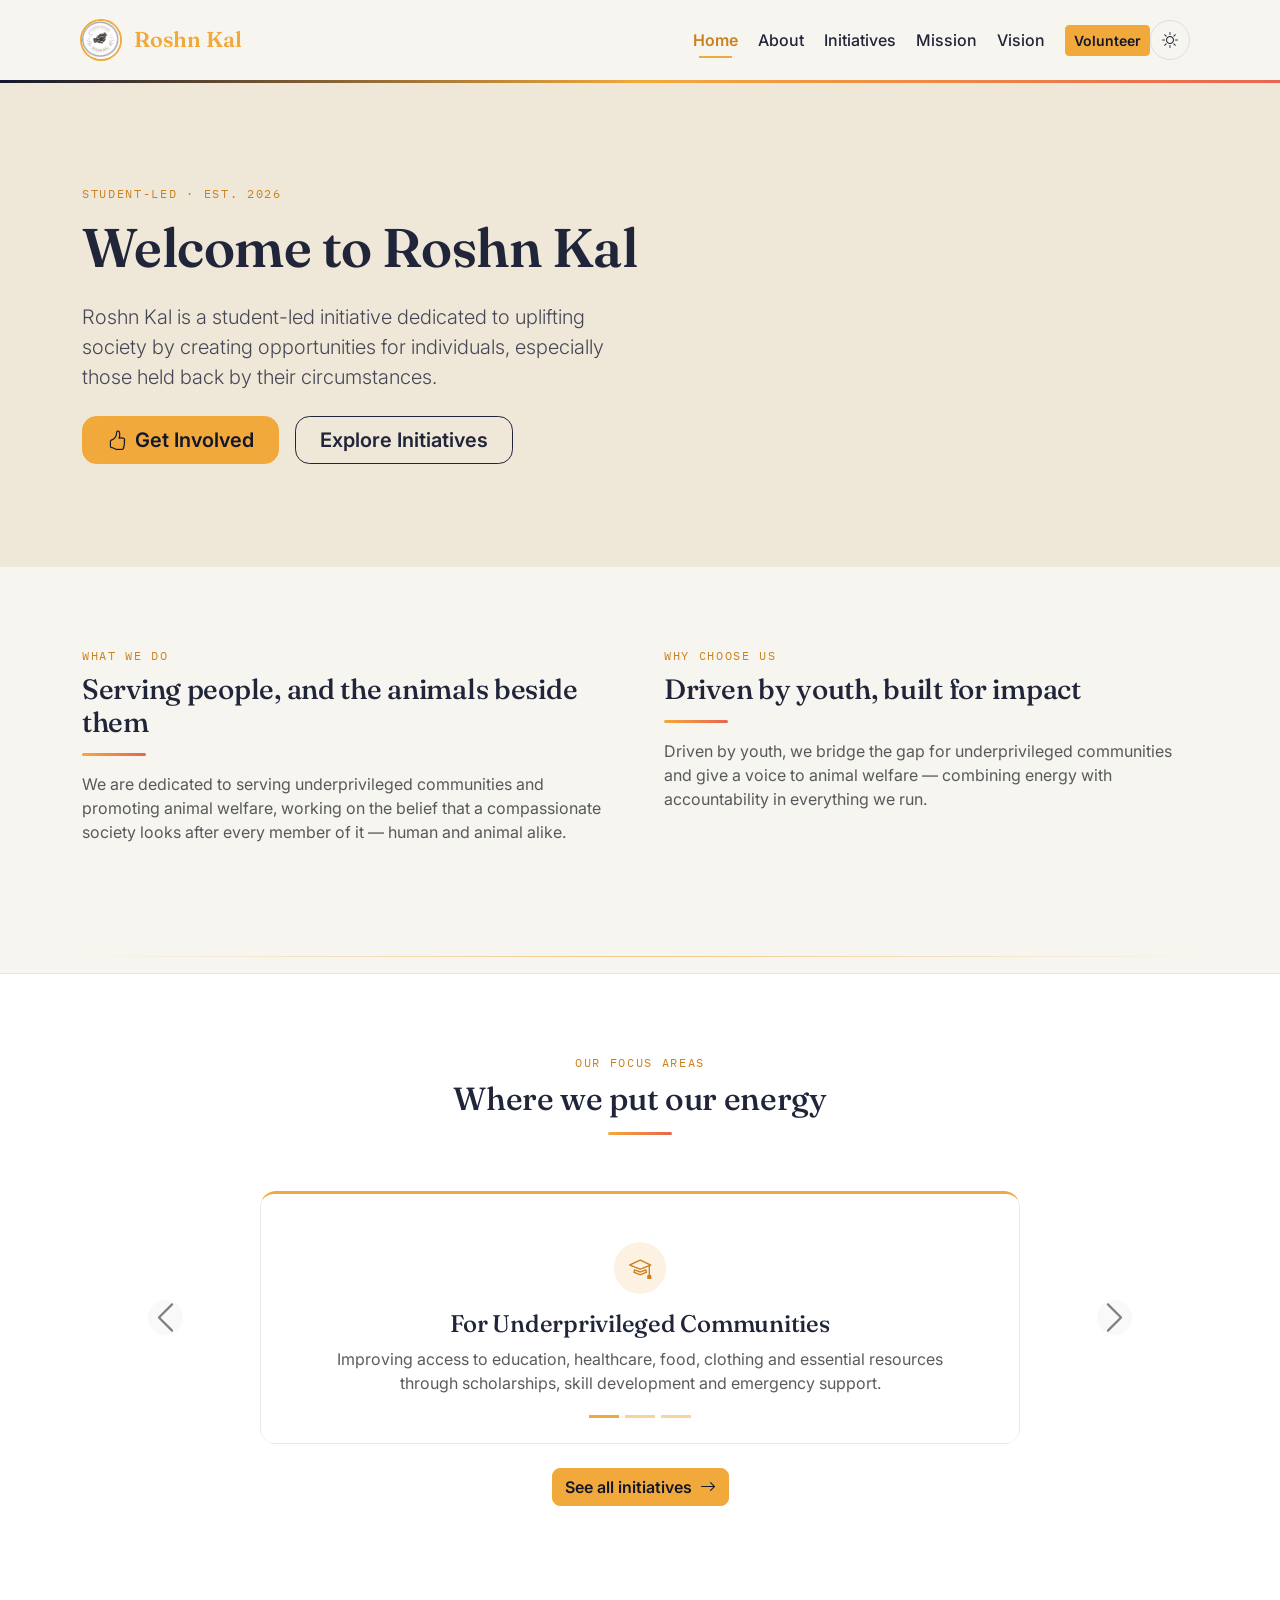
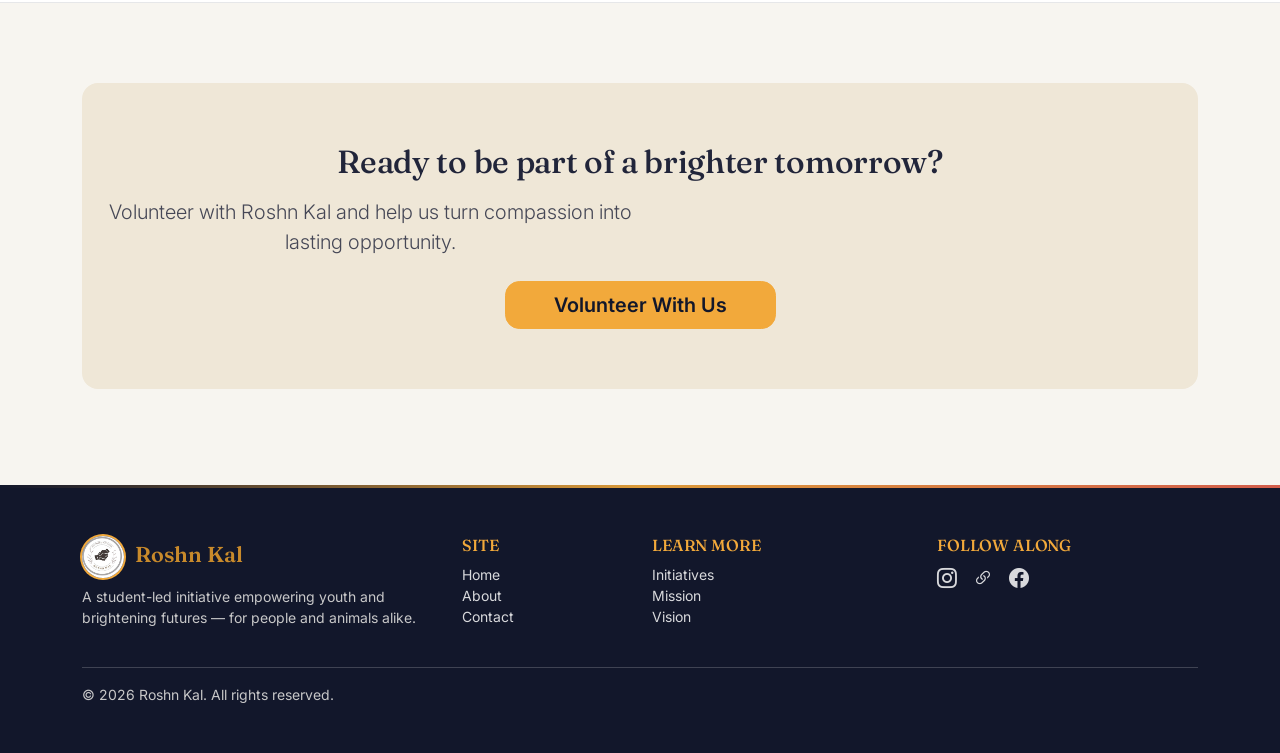
<file: index.html>
<!DOCTYPE html>
<html lang="en" class="no-js">

  <head>
    <meta charset="UTF-8" />
    <meta name="viewport" content="width=device-width, initial-scale=1.0" />
    <meta name="description" content="Welcome to Roshn Kal, a student-led nonprofit empowering underprivileged communities and championing animal welfare across Pakistan." />
    <title>Home | Roshn Kal</title>

    <link rel="preconnect" href="https://fonts.googleapis.com">
    <link rel="preconnect" href="https://fonts.gstatic.com" crossorigin>
    <link href="https://cdn.jsdelivr.net/npm/bootstrap@5.3.3/dist/css/bootstrap.min.css" rel="stylesheet">
    <link href="https://cdn.jsdelivr.net/npm/bootstrap-icons@1.11.3/font/bootstrap-icons.css" rel="stylesheet">
    <link rel="icon" type="image/jpeg" href="images/logo.jpg">
    <link href="css/style.css?v=1.2" rel="stylesheet">
  </head>

  <body>

    <a class="visually-hidden-focusable position-absolute top-0 start-0 p-2 bg-primary text-dark" href="#main">Skip to main content</a>

    <header>
      <nav class="navbar navbar-expand-lg rk-navbar py-3">
        <div class="container">
          <a class="navbar-brand rk-brand d-flex align-items-center gap-2" href="index.html">
            <img src="images/logo.jpg" alt="Roshn Kal logo" class="rk-logo"> Roshn Kal
          </a>

          <button class="theme-toggle me-2 order-lg-2" type="button" aria-pressed="false" aria-label="Switch to dark mode">
            <i class="bi bi-moon-stars"></i>
            <i class="bi bi-sun"></i>
          </button>

          <button class="navbar-toggler" type="button" data-bs-toggle="offcanvas" data-bs-target="#rkOffcanvas" aria-controls="rkOffcanvas" aria-label="Toggle navigation">
            <span class="navbar-toggler-icon"></span>
          </button>

          <div class="collapse navbar-collapse d-none d-lg-flex">
            <ul class="navbar-nav ms-auto align-items-lg-center gap-lg-1">
              <li class="nav-item"><a class="nav-link" href="index.html">Home</a></li>
              <li class="nav-item"><a class="nav-link" href="about.html">About</a></li>
              <li class="nav-item"><a class="nav-link" href="initiatives.html">Initiatives</a></li>
              <li class="nav-item"><a class="nav-link" href="mission.html">Mission</a></li>
              <li class="nav-item"><a class="nav-link" href="vision.html">Vision</a></li>
              <li class="nav-item ms-lg-2">
                <a class="btn btn-rk-primary btn-sm" href="contact.html">Volunteer</a>
              </li>
            </ul>
          </div>
        </div>
      </nav>
            <div class="offcanvas offcanvas-end d-lg-none" tabindex="-1" id="rkOffcanvas" aria-labelledby="rkOffcanvasLabel" data-bs-theme="light">
            <div class="offcanvas-header">
              <h2 class="offcanvas-title h5 rk-brand" id="rkOffcanvasLabel">Roshn Kal</h2>
              <button type="button" class="btn-close" data-bs-dismiss="offcanvas" aria-label="Close"></button>
            </div>
            <div class="offcanvas-body">
              <ul class="navbar-nav justify-content-end flex-grow-1 gap-2">
                <li class="nav-item"><a class="nav-link" href="index.html">Home</a></li>
                <li class="nav-item"><a class="nav-link" href="about.html">About</a></li>
                <li class="nav-item"><a class="nav-link" href="initiatives.html">Initiatives</a></li>
                <li class="nav-item"><a class="nav-link" href="mission.html">Mission</a></li>
                <li class="nav-item"><a class="nav-link" href="vision.html">Vision</a></li>
                <li class="nav-item"><a class="nav-link" href="contact.html">Contact</a></li>
              </ul>
            </div>
          </div>
    </header>

    <main id="main">

      <!-- HERO -->
      <section class="rk-hero">
        <div class="container position-relative">
          <div class="row">
            <div class="col-lg-7">
              <p class="eyebrow mb-3">Student-led · Est. 2026</p>
              <h1 class="fw-semibold mb-4">Welcome to Roshn Kal</h1>
              <p class="lead mb-4">Roshn Kal is a student-led initiative dedicated to uplifting society by creating opportunities for individuals, especially those held back by their circumstances.</p>
              <div class="d-flex flex-wrap gap-3">
                <a href="contact.html" class="btn btn-rk-primary btn-lg px-4">
                  <i class="bi bi-hand-thumbs-up me-2"></i>Get Involved
                </a>
                <a href="initiatives.html" class="btn btn-rk-outline btn-lg px-4">
                  Explore Initiatives
                </a>
              </div>
            </div>
          </div>
        </div>
      </section>

      <!-- WHAT WE DO / WHY CHOOSE US -->
      <section class="rk-section">
        <div class="container">
          <div class="row g-4 g-lg-5 align-items-start">
            <div class="col-md-6 reveal">
              <p class="eyebrow mb-2">What we do</p>
              <h2 class="h3 dawn-rule mb-3">Serving people, and the animals beside them</h2>
              <p class="text-body-secondary">We are dedicated to serving underprivileged communities and promoting animal welfare, working on the belief that a compassionate society looks after every member of it &mdash; human and animal alike.</p>
            </div>
            <div class="col-md-6 reveal">
              <p class="eyebrow mb-2">Why choose us</p>
              <h2 class="h3 dawn-rule mb-3">Driven by youth, built for impact</h2>
              <p class="text-body-secondary">Driven by youth, we bridge the gap for underprivileged communities and give a voice to animal welfare &mdash; combining energy with accountability in everything we run.</p>
            </div>
          </div>
        </div>
      </section>

      <hr class="horizon-divider container">

      <!-- CAROUSEL: three pillars -->
      <section class="rk-section rk-section--alt">
        <div class="container">
          <div class="text-center mb-5 reveal">
            <p class="eyebrow mb-2">Our focus areas</p>
            <h2 class="dawn-rule center d-inline-block">Where we put our energy</h2>
          </div>

          <div id="pillarsCarousel" class="carousel slide reveal" data-bs-ride="carousel" aria-label="Our three focus areas">
            <div class="carousel-indicators">
              <button type="button" data-bs-target="#pillarsCarousel" data-bs-slide-to="0" class="active" aria-current="true" aria-label="Underprivileged communities"></button>
              <button type="button" data-bs-target="#pillarsCarousel" data-bs-slide-to="1" aria-label="Animal welfare"></button>
              <button type="button" data-bs-target="#pillarsCarousel" data-bs-slide-to="2" aria-label="Community services"></button>
            </div>

            <div class="carousel-inner rounded-4 overflow-hidden" style="max-width: 760px; margin-inline: auto;">
              <div class="carousel-item active">
                <div class="rk-card p-5 text-center mx-auto">
                  <span class="rk-icon mx-auto mb-3"><i class="bi bi-mortarboard"></i></span>
                  <h3 class="h4">For Underprivileged Communities</h3>
                  <p class="text-body-secondary mb-0">Improving access to education, healthcare, food, clothing and essential resources through scholarships, skill development and emergency support.</p>
                </div>
              </div>
              <div class="carousel-item">
                <div class="rk-card rk-card--coral p-5 text-center mx-auto">
                  <span class="rk-icon mx-auto mb-3"><i class="bi bi-heart"></i></span>
                  <h3 class="h4">For Animal Welfare</h3>
                  <p class="text-body-secondary mb-0">Providing food, shelter and medical care to animals in need, protecting their well-being and the care they deserve.</p>
                </div>
              </div>
              <div class="carousel-item">
                <div class="rk-card p-5 text-center mx-auto">
                  <span class="rk-icon mx-auto mb-3"><i class="bi bi-people"></i></span>
                  <h3 class="h4">Community Services</h3>
                  <p class="text-body-secondary mb-0">Sports events, MUNs, seminars and workshops that bring people together &mdash; with funds raised supporting our charitable projects.</p>
                </div>
              </div>
            </div>

            <button class="carousel-control-prev" type="button" data-bs-target="#pillarsCarousel" data-bs-slide="prev">
              <span class="carousel-control-prev-icon" aria-hidden="true"></span>
              <span class="visually-hidden">Previous</span>
            </button>
            <button class="carousel-control-next" type="button" data-bs-target="#pillarsCarousel" data-bs-slide="next">
              <span class="carousel-control-next-icon" aria-hidden="true"></span>
              <span class="visually-hidden">Next</span>
            </button>
          </div>

          <p class="text-center mt-4 reveal">
            <a href="initiatives.html" class="btn btn-rk-primary">See all initiatives <i class="bi bi-arrow-right ms-1"></i></a>
          </p>
        </div>
      </section>

      <!-- CTA -->
      <section class="rk-section">
        <div class="container">
          <div class="rk-hero rk-hero--sm rounded-4 text-center reveal">
            <div class="container position-relative">
              <h2 class="mb-3">Ready to be part of a brighter tomorrow?</h2>
              <p class="lead mb-4">Volunteer with Roshn Kal and help us turn compassion into lasting opportunity.</p>
              <a href="contact.html" class="btn btn-rk-primary btn-lg px-5">Volunteer With Us</a>
            </div>
          </div>
        </div>
      </section>

    </main>

    <footer class="rk-footer">
      <hr class="dawn-line">
      <div class="container py-5">
        <div class="row g-4">
          <div class="col-lg-4">
            <p class="rk-brand h5 mb-2" style="color:#c88a2b !important;"><img src="images/logo.jpg" alt="Roshn Kal logo" class="rk-logo rk-logo--footer"> Roshn Kal</p>
            <p class="small mb-0">A student-led initiative empowering youth and brightening futures &mdash; for people and animals alike.</p>
          </div>
          <div class="col-6 col-lg-2">
            <h2 class="h6 text-uppercase text-body-tertiary">Site</h2>
            <ul class="list-unstyled small">
              <li><a href="index.html">Home</a></li>
              <li><a href="about.html">About</a></li>
              <li><a href="contact.html">Contact</a></li>
            </ul>
          </div>
          <div class="col-6 col-lg-3">
            <h2 class="h6 text-uppercase text-body-tertiary">Learn more</h2>
            <ul class="list-unstyled small">
              <li><a href="initiatives.html">Initiatives</a></li>
              <li><a href="mission.html">Mission</a></li>
              <li><a href="vision.html">Vision</a></li>
            </ul>
          </div>
          <div class="col-lg-3">
            <h2 class="h6 text-uppercase text-body-tertiary">Follow along</h2>
            <div class="d-flex gap-3 fs-5">
              <a href="https://www.instagram.com/roshn_kal" target="_blank" aria-label="Instagram"><i class="bi bi-instagram"></i></a>
              <a href="https://linktr.ee/roshnkal" target="_blank" aria-label="Linktree"><i class="bi bi-link-45deg"></i></a>
              <a href="https://www.facebook.com/roshn_kal" target="_blank" aria-label="Facebook"><i class="bi bi-facebook"></i></a>
            </div>
          </div>
        </div>
        <hr class="border-secondary-subtle mt-4 mb-3">
        <p class="small mb-0">&copy; 2026 Roshn Kal. All rights reserved.</p>
      </div>
    </footer>

    <script src="https://cdn.jsdelivr.net/npm/bootstrap@5.3.3/dist/js/bootstrap.bundle.min.js"></script>
    <script src="js/script.js" defer></script>
  </body>

</html>
</file>
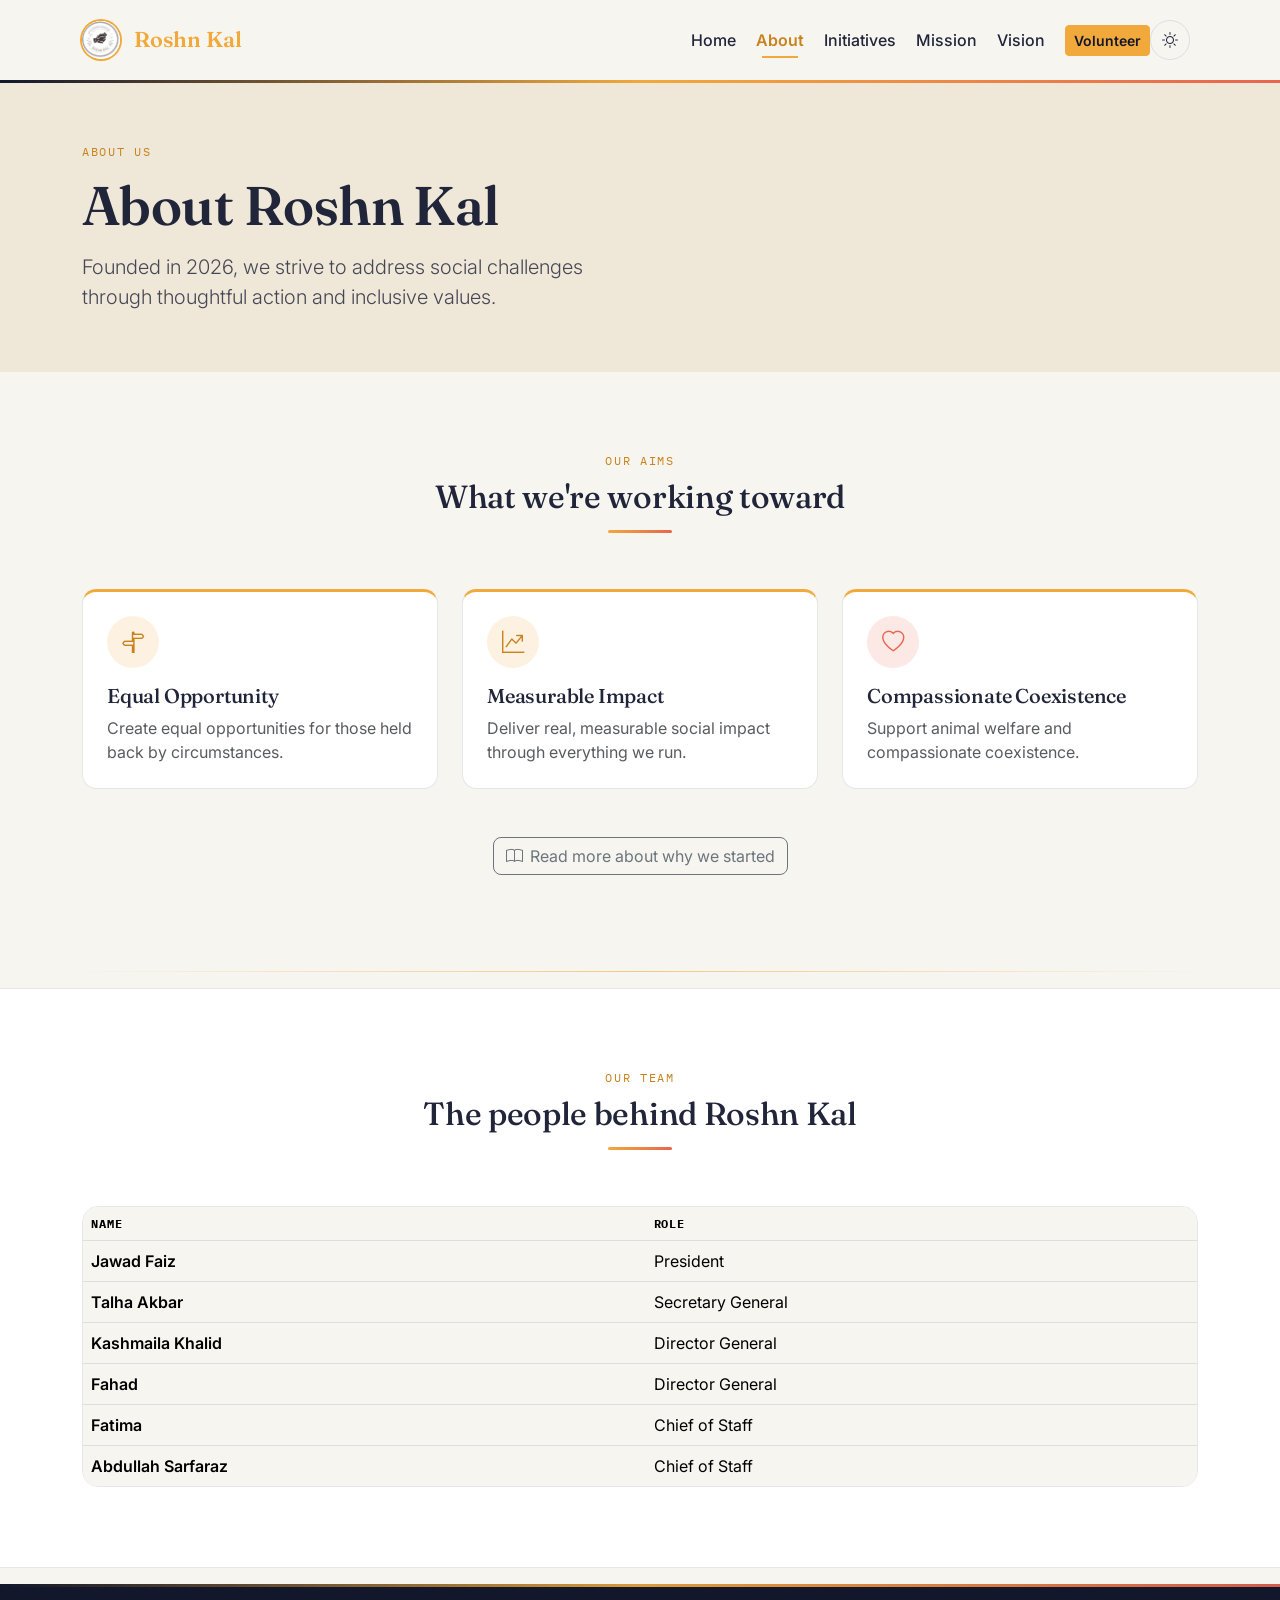
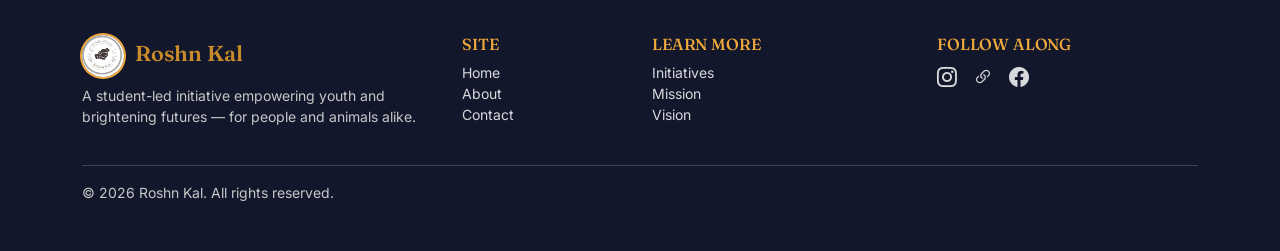
<file: about.html>
<!DOCTYPE html>
<html lang="en" class="no-js">

  <head>
    <meta charset="UTF-8" />
    <meta name="viewport" content="width=device-width, initial-scale=1.0" />
    <meta name="description" content="Roshn Kal | Empowering Youth, Brightening Futures." />
    <title>About | Roshn Kal</title>

    <link rel="preconnect" href="https://fonts.googleapis.com">
    <link rel="preconnect" href="https://fonts.gstatic.com" crossorigin>
    <link href="https://cdn.jsdelivr.net/npm/bootstrap@5.3.3/dist/css/bootstrap.min.css" rel="stylesheet">
    <link href="https://cdn.jsdelivr.net/npm/bootstrap-icons@1.11.3/font/bootstrap-icons.css" rel="stylesheet">
    <link rel="icon" type="image/jpeg" href="images/logo.jpg">
    <link href="css/style.css?v=1." rel="stylesheet">
  </head>

  <body>

    <a class="visually-hidden-focusable position-absolute top-0 start-0 p-2 bg-primary text-dark" href="#main">Skip to main content</a>

    <header>
      <nav class="navbar navbar-expand-lg rk-navbar py-3">
        <div class="container">
          <a class="navbar-brand rk-brand d-flex align-items-center gap-2" href="index.html">
            <img src="images/logo.jpg" alt="Roshn Kal logo" class="rk-logo"> Roshn Kal
          </a>

          <button class="theme-toggle me-2 order-lg-2" type="button" aria-pressed="false" aria-label="Switch to dark mode">
            <i class="bi bi-moon-stars"></i>
            <i class="bi bi-sun"></i>
          </button>

          <button class="navbar-toggler" type="button" data-bs-toggle="offcanvas" data-bs-target="#rkOffcanvas" aria-controls="rkOffcanvas" aria-label="Toggle navigation">
            <span class="navbar-toggler-icon"></span>
          </button>

          <div class="collapse navbar-collapse d-none d-lg-flex">
            <ul class="navbar-nav ms-auto align-items-lg-center gap-lg-1">
              <li class="nav-item"><a class="nav-link" href="index.html">Home</a></li>
              <li class="nav-item"><a class="nav-link" href="about.html">About</a></li>
              <li class="nav-item"><a class="nav-link" href="initiatives.html">Initiatives</a></li>
              <li class="nav-item"><a class="nav-link" href="mission.html">Mission</a></li>
              <li class="nav-item"><a class="nav-link" href="vision.html">Vision</a></li>
              <li class="nav-item ms-lg-2">
                <a class="btn btn-rk-primary btn-sm" href="contact.html">Volunteer</a>
              </li>
            </ul>
          </div>
        </div>
      </nav>
            <div class="offcanvas offcanvas-end d-lg-none" tabindex="-1" id="rkOffcanvas" aria-labelledby="rkOffcanvasLabel" data-bs-theme="light">
            <div class="offcanvas-header">
              <h2 class="offcanvas-title h5 rk-brand" id="rkOffcanvasLabel">Roshn Kal</h2>
              <button type="button" class="btn-close" data-bs-dismiss="offcanvas" aria-label="Close"></button>
            </div>
            <div class="offcanvas-body">
              <ul class="navbar-nav justify-content-end flex-grow-1 gap-2">
                <li class="nav-item"><a class="nav-link" href="index.html">Home</a></li>
                <li class="nav-item"><a class="nav-link" href="about.html">About</a></li>
                <li class="nav-item"><a class="nav-link" href="initiatives.html">Initiatives</a></li>
                <li class="nav-item"><a class="nav-link" href="mission.html">Mission</a></li>
                <li class="nav-item"><a class="nav-link" href="vision.html">Vision</a></li>
                <li class="nav-item"><a class="nav-link" href="contact.html">Contact</a></li>
              </ul>
            </div>
          </div>
    </header>

    <main id="main">

      <section class="rk-hero rk-hero--sm">
        <div class="container position-relative">
          <p class="eyebrow mb-3">About us</p>
          <h1 class="fw-semibold mb-3">About Roshn Kal</h1>
          <p class="lead mb-0">Founded in 2026, we strive to address social challenges through thoughtful action and inclusive values.</p>
        </div>
      </section>

      <!-- AIMS -->
      <section class="rk-section">
        <div class="container">
          <div class="text-center mb-5 reveal">
            <p class="eyebrow mb-2">Our aims</p>
            <h2 class="dawn-rule center d-inline-block">What we're working toward</h2>
          </div>

          <div class="row g-4">
            <div class="col-sm-6 col-lg-4 reveal">
              <div class="rk-card p-4 h-100">
                <span class="rk-icon mb-3"><i class="bi bi-signpost-split"></i></span>
                <h3 class="h5">Equal Opportunity</h3>
                <p class="text-body-secondary mb-0">Create equal opportunities for those held back by circumstances.</p>
              </div>
            </div>
            <div class="col-sm-6 col-lg-4 reveal">
              <div class="rk-card p-4 h-100">
                <span class="rk-icon mb-3"><i class="bi bi-graph-up-arrow"></i></span>
                <h3 class="h5">Measurable Impact</h3>
                <p class="text-body-secondary mb-0">Deliver real, measurable social impact through everything we run.</p>
              </div>
            </div>
            <div class="col-sm-6 col-lg-4 mx-auto reveal">
              <div class="rk-card rk-card--coral p-4 h-100">
                <span class="rk-icon mb-3"><i class="bi bi-heart"></i></span>
                <h3 class="h5">Compassionate Coexistence</h3>
                <p class="text-body-secondary mb-0">Support animal welfare and compassionate coexistence.</p>
              </div>
            </div>
          </div>

          <div class="text-center mt-5 reveal">
            <button type="button" class="btn btn-outline-secondary" data-bs-toggle="modal" data-bs-target="#storyModal">
              <i class="bi bi-book me-2"></i>Read more about why we started
            </button>
          </div>
        </div>
      </section>

      <hr class="horizon-divider container">

      <!-- TEAM -->
      <section class="rk-section rk-section--alt">
        <div class="container">
          <div class="text-center mb-5 reveal">
            <p class="eyebrow mb-2">Our team</p>
            <h2 class="dawn-rule center d-inline-block">The people behind Roshn Kal</h2>
          </div>

          <!-- Card view (visible on small screens) -->
          <div class="row g-3 d-md-none reveal">
            <div class="col-6">
              <div class="rk-team-card"><div class="rk-avatar">JF</div><p class="fw-semibold mb-0 small">Jawad Faiz</p><p class="text-body-secondary small mb-0">President</p></div>
            </div>
            <div class="col-6">
              <div class="rk-team-card"><div class="rk-avatar">TA</div><p class="fw-semibold mb-0 small">Talha Akbar</p><p class="text-body-secondary small mb-0">Secretary General</p></div>
            </div>
            <div class="col-6">
              <div class="rk-team-card"><div class="rk-avatar">KK</div><p class="fw-semibold mb-0 small">Kashmaila Khalid</p><p class="text-body-secondary small mb-0">Director General</p></div>
            </div>
            <div class="col-6">
              <div class="rk-team-card"><div class="rk-avatar">F</div><p class="fw-semibold mb-0 small">Fahad</p><p class="text-body-secondary small mb-0">Director General</p></div>
            </div>
            <div class="col-6">
              <div class="rk-team-card"><div class="rk-avatar">F</div><p class="fw-semibold mb-0 small">Fatima</p><p class="text-body-secondary small mb-0">Chief of Staff</p></div>
            </div>
            <div class="col-6">
              <div class="rk-team-card"><div class="rk-avatar">AS</div><p class="fw-semibold mb-0 small">Abdullah Sarfaraz</p><p class="text-body-secondary small mb-0">Chief of Staff</p></div>
            </div>
          </div>

          <!-- Responsive table (visible md+) -->
          <div class="table-responsive d-none d-md-block reveal rounded-4 border">
            <table class="table rk-table align-middle mb-0">
              <caption class="visually-hidden">Roshn Kal team members and their roles</caption>
              <thead>
                <tr>
                  <th scope="col">Name</th>
                  <th scope="col">Role</th>
                </tr>
              </thead>
              <tbody>
                <tr><th scope="row" class="fw-semibold">Jawad Faiz</th><td>President</td></tr>
                <tr><th scope="row" class="fw-semibold">Talha Akbar</th><td>Secretary General</td></tr>
                <tr><th scope="row" class="fw-semibold">Kashmaila Khalid</th><td>Director General</td></tr>
                <tr><th scope="row" class="fw-semibold">Fahad</th><td>Director General</td></tr>
                <tr><th scope="row" class="fw-semibold">Fatima</th><td>Chief of Staff</td></tr>
                <tr><th scope="row" class="fw-semibold">Abdullah Sarfaraz</th><td>Chief of Staff</td></tr>
              </tbody>
            </table>
          </div>
        </div>
      </section>

    </main>

    <!-- MODAL -->
    <div class="modal fade" id="storyModal" tabindex="-1" aria-labelledby="storyModalLabel" aria-hidden="true">
      <div class="modal-dialog modal-dialog-centered">
        <div class="modal-content">
          <div class="modal-header">
            <h2 class="modal-title h5" id="storyModalLabel"><i class="bi bi-sunrise text-warning me-2"></i>Why we started</h2>
            <button type="button" class="btn-close" data-bs-dismiss="modal" aria-label="Close"></button>
          </div>
          <div class="modal-body">
            <p>Roshn Kal began as a small group of students who kept noticing the same gap: real need on one side, and willing hands on the other, with no bridge between them.</p>
            <p class="mb-0">So we built one &mdash; a youth-run organization that turns that willingness into scholarships, shelter, and support, for people and animals alike. Every event we run and every rupee we raise goes back into closing that gap a little further.</p>
          </div>
          <div class="modal-footer">
            <a href="contact.html" class="btn btn-rk-primary">Join us <i class="bi bi-arrow-right ms-1"></i></a>
            <button type="button" class="btn btn-outline-secondary" data-bs-dismiss="modal">Close</button>
          </div>
        </div>
      </div>
    </div>

    <footer class="rk-footer">
      <hr class="dawn-line">
      <div class="container py-5">
        <div class="row g-4">
          <div class="col-lg-4">
            <p class="rk-brand h5 mb-2" style="color:#c88a2b !important;"><img src="images/logo.jpg" alt="Roshn Kal logo" class="rk-logo rk-logo--footer"> Roshn Kal</p>
            <p class="small mb-0">A student-led initiative empowering youth and brightening futures &mdash; for people and animals alike.</p>
          </div>
          <div class="col-6 col-lg-2">
            <h2 class="h6 text-uppercase text-body-tertiary">Site</h2>
            <ul class="list-unstyled small">
              <li><a href="index.html">Home</a></li>
              <li><a href="about.html">About</a></li>
              <li><a href="contact.html">Contact</a></li>
            </ul>
          </div>
          <div class="col-6 col-lg-3">
            <h2 class="h6 text-uppercase text-body-tertiary">Learn more</h2>
            <ul class="list-unstyled small">
              <li><a href="initiatives.html">Initiatives</a></li>
              <li><a href="mission.html">Mission</a></li>
              <li><a href="vision.html">Vision</a></li>
            </ul>
          </div>
          <div class="col-lg-3">
            <h2 class="h6 text-uppercase text-body-tertiary">Follow along</h2>
            <div class="d-flex gap-3 fs-5">
              <a href="https://www.instagram.com/roshn_kal" target="_blank" aria-label="Instagram"><i class="bi bi-instagram"></i></a>
              <a href="https://linktr.ee/roshnkal" target="_blank" aria-label="Linktree"><i class="bi bi-link-45deg"></i></a>
              <a href="https://www.facebook.com/roshn_kal" target="_blank" aria-label="Facebook"><i class="bi bi-facebook"></i></a>
            </div>
          </div>
        </div>
        <hr class="border-secondary-subtle mt-4 mb-3">
        <p class="small mb-0">&copy; 2026 Roshn Kal. All rights reserved.</p>
      </div>
    </footer>

    <script src="https://cdn.jsdelivr.net/npm/bootstrap@5.3.3/dist/js/bootstrap.bundle.min.js"></script>
    <script src="js/script.js" defer></script>
  </body>

</html>
</file>
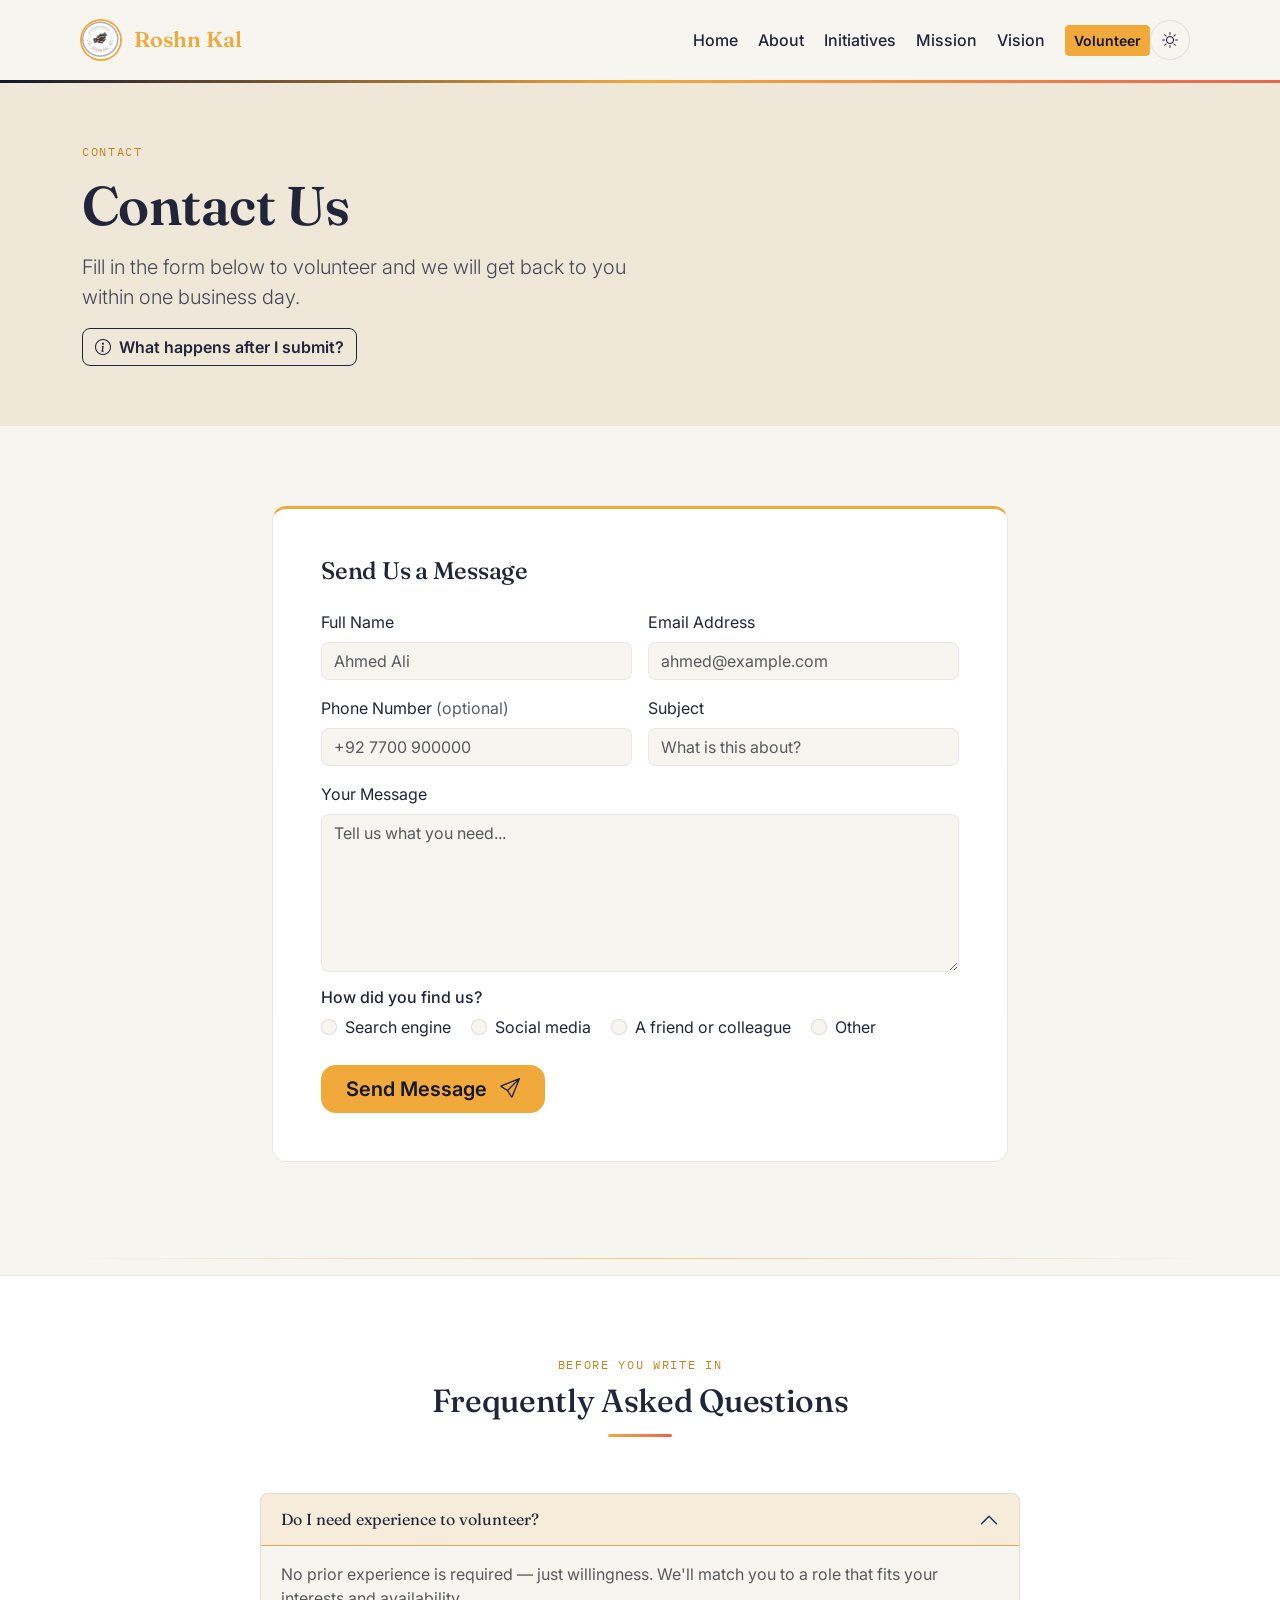
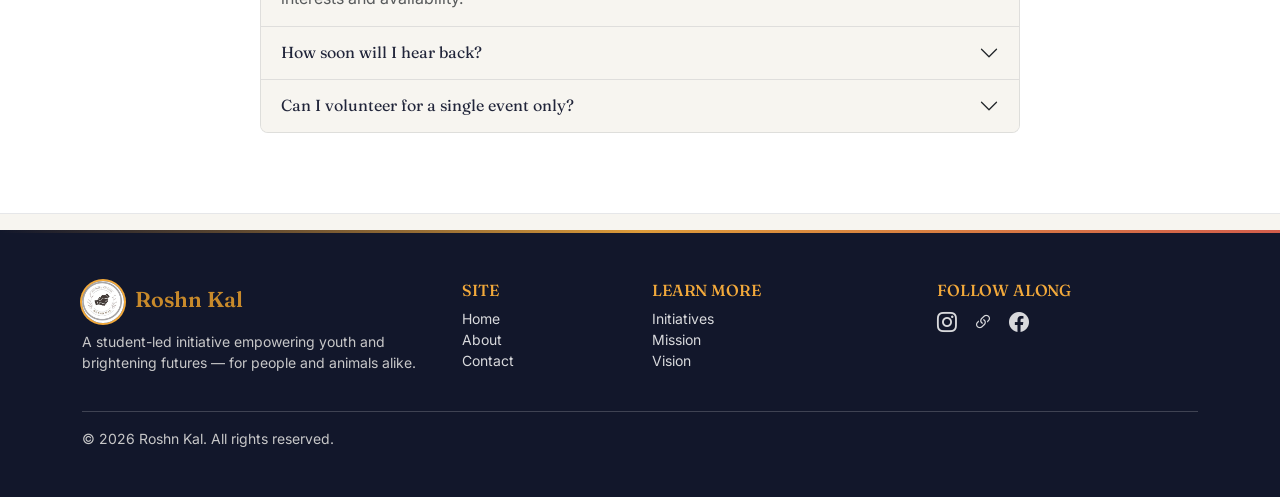
<file: contact.html>
<!DOCTYPE html>
<html lang="en" class="no-js">

  <head>
    <meta charset="UTF-8" />
    <meta name="viewport" content="width=device-width, initial-scale=1.0" />
    <meta name="description" content="Roshn Kal | Empowering Youth, Brightening Futures." />
    <title>Contact | Roshn Kal</title>

    <link rel="preconnect" href="https://fonts.googleapis.com">
    <link rel="preconnect" href="https://fonts.gstatic.com" crossorigin>
    <link href="https://cdn.jsdelivr.net/npm/bootstrap@5.3.3/dist/css/bootstrap.min.css" rel="stylesheet">
    <link href="https://cdn.jsdelivr.net/npm/bootstrap-icons@1.11.3/font/bootstrap-icons.css" rel="stylesheet">
    <link rel="icon" type="image/jpeg" href="images/logo.jpg">
    <link href="css/style.css?v=1.2" rel="stylesheet">
  </head>

  <body>

    <a class="visually-hidden-focusable position-absolute top-0 start-0 p-2 bg-primary text-dark" href="#main">Skip to main content</a>

    <header>
      <nav class="navbar navbar-expand-lg rk-navbar py-3">
        <div class="container">
          <a class="navbar-brand rk-brand d-flex align-items-center gap-2" href="index.html">
            <img src="images/logo.jpg" alt="Roshn Kal logo" class="rk-logo"> Roshn Kal
          </a>

          <button class="theme-toggle me-2 order-lg-2" type="button" aria-pressed="false" aria-label="Switch to dark mode">
            <i class="bi bi-moon-stars"></i>
            <i class="bi bi-sun"></i>
          </button>

          <button class="navbar-toggler" type="button" data-bs-toggle="offcanvas" data-bs-target="#rkOffcanvas" aria-controls="rkOffcanvas" aria-label="Toggle navigation">
            <span class="navbar-toggler-icon"></span>
          </button>

          <div class="collapse navbar-collapse d-none d-lg-flex">
            <ul class="navbar-nav ms-auto align-items-lg-center gap-lg-1">
              <li class="nav-item"><a class="nav-link" href="index.html">Home</a></li>
              <li class="nav-item"><a class="nav-link" href="about.html">About</a></li>
              <li class="nav-item"><a class="nav-link" href="initiatives.html">Initiatives</a></li>
              <li class="nav-item"><a class="nav-link" href="mission.html">Mission</a></li>
              <li class="nav-item"><a class="nav-link" href="vision.html">Vision</a></li>
              <li class="nav-item ms-lg-2">
                <a class="btn btn-rk-primary btn-sm" href="contact.html">Volunteer</a>
              </li>
            </ul>
          </div>
        </div>
      </nav>
            <div class="offcanvas offcanvas-end d-lg-none" tabindex="-1" id="rkOffcanvas" aria-labelledby="rkOffcanvasLabel" data-bs-theme="light">
            <div class="offcanvas-header">
              <h2 class="offcanvas-title h5 rk-brand" id="rkOffcanvasLabel">Roshn Kal</h2>
              <button type="button" class="btn-close" data-bs-dismiss="offcanvas" aria-label="Close"></button>
            </div>
            <div class="offcanvas-body">
              <ul class="navbar-nav justify-content-end flex-grow-1 gap-2">
                <li class="nav-item"><a class="nav-link" href="index.html">Home</a></li>
                <li class="nav-item"><a class="nav-link" href="about.html">About</a></li>
                <li class="nav-item"><a class="nav-link" href="initiatives.html">Initiatives</a></li>
                <li class="nav-item"><a class="nav-link" href="mission.html">Mission</a></li>
                <li class="nav-item"><a class="nav-link" href="vision.html">Vision</a></li>
                <li class="nav-item"><a class="nav-link" href="contact.html">Contact</a></li>
              </ul>
            </div>
          </div>
    </header>

    <main id="main">

      <section class="rk-hero rk-hero--sm">
        <div class="container position-relative">
          <p class="eyebrow mb-3">Contact</p>
          <h1 class="fw-semibold mb-3">Contact Us</h1>
          <p class="lead mb-3">Fill in the form below to volunteer and we will get back to you within one business day.</p>
          <button type="button" class="btn btn-rk-outline" data-bs-toggle="modal" data-bs-target="#processModal">
            <i class="bi bi-info-circle me-2"></i>What happens after I submit?
          </button>
        </div>
      </section>

      <!-- FORM -->
      <section class="rk-section">
        <div class="container">
          <div class="row justify-content-center">
            <div class="col-lg-8 reveal">
              <div class="rk-card p-4 p-md-5">
                <h2 class="h4 mb-4">Send Us a Message</h2>

                <form action="#" method="post" id="rk-contact-form" class="row g-3 needs-validation" novalidate>

                  <div class="col-md-6">
                    <label for="name" class="form-label">Full Name</label>
                    <input
                      type="text"
                      class="form-control"
                      id="name"
                      name="name"
                      placeholder="Ahmed Ali"
                      required
                      minlength="2"
                      maxlength="100"
                    />
                    <div class="invalid-feedback">Please enter your name (at least 2 characters).</div>
                  </div>

                  <div class="col-md-6">
                    <label for="email" class="form-label">Email Address</label>
                    <input
                      type="email"
                      class="form-control"
                      id="email"
                      name="email"
                      placeholder="ahmed@example.com"
                      required
                    />
                    <div class="invalid-feedback">Please enter a valid email address.</div>
                  </div>

                  <div class="col-md-6">
                    <label for="phone" class="form-label">Phone Number <span class="text-body-secondary">(optional)</span></label>
                    <input
                      type="tel"
                      class="form-control"
                      id="phone"
                      name="phone"
                      placeholder="+92 7700 900000"
                    />
                  </div>

                  <div class="col-md-6">
                    <label for="subject" class="form-label">Subject</label>
                    <input
                      type="text"
                      class="form-control"
                      id="subject"
                      name="subject"
                      placeholder="What is this about?"
                      required
                      maxlength="150"
                    />
                    <div class="invalid-feedback">Please add a subject.</div>
                  </div>

                  <div class="col-12">
                    <label for="message" class="form-label">Your Message</label>
                    <textarea
                      class="form-control"
                      id="message"
                      name="message"
                      rows="6"
                      placeholder="Tell us what you need..."
                      required
                      minlength="10"
                    ></textarea>
                    <div class="invalid-feedback">Please write at least 10 characters.</div>
                  </div>

                  <div class="col-12">
                    <fieldset>
                      <legend class="h6">How did you find us?</legend>

                      <div class="form-check form-check-inline">
                        <input class="form-check-input" type="radio" id="search" name="source" value="search" />
                        <label class="form-check-label" for="search">Search engine</label>
                      </div>

                      <div class="form-check form-check-inline">
                        <input class="form-check-input" type="radio" id="social" name="source" value="social" />
                        <label class="form-check-label" for="social">Social media</label>
                      </div>

                      <div class="form-check form-check-inline">
                        <input class="form-check-input" type="radio" id="referral" name="source" value="referral" />
                        <label class="form-check-label" for="referral">A friend or colleague</label>
                      </div>

                      <div class="form-check form-check-inline">
                        <input class="form-check-input" type="radio" id="other" name="source" value="other" />
                        <label class="form-check-label" for="other">Other</label>
                      </div>
                    </fieldset>
                  </div>

                  <div class="col-12 pt-2">
                    <button type="submit" class="btn btn-rk-primary btn-lg px-4">
                      Send Message <i class="bi bi-send ms-2"></i>
                    </button>
                  </div>

                </form>
              </div>
            </div>
          </div>
        </div>
      </section>

      <hr class="horizon-divider container">

      <!-- FAQ ACCORDION -->
      <section class="rk-section rk-section--alt">
        <div class="container">
          <div class="text-center mb-5 reveal">
            <p class="eyebrow mb-2">Before you write in</p>
            <h2 class="dawn-rule center d-inline-block">Frequently Asked Questions</h2>
          </div>

          <div class="accordion reveal mx-auto" id="faqAccordion" style="max-width: 760px;">
            <div class="accordion-item">
              <h3 class="accordion-header" id="faq-heading-1">
                <button class="accordion-button" type="button" data-bs-toggle="collapse" data-bs-target="#faq-collapse-1" aria-expanded="true" aria-controls="faq-collapse-1">
                  Do I need experience to volunteer?
                </button>
              </h3>
              <div id="faq-collapse-1" class="accordion-collapse collapse show" aria-labelledby="faq-heading-1" data-bs-parent="#faqAccordion">
                <div class="accordion-body text-body-secondary">No prior experience is required &mdash; just willingness. We'll match you to a role that fits your interests and availability.</div>
              </div>
            </div>
            <div class="accordion-item">
              <h3 class="accordion-header" id="faq-heading-2">
                <button class="accordion-button collapsed" type="button" data-bs-toggle="collapse" data-bs-target="#faq-collapse-2" aria-expanded="false" aria-controls="faq-collapse-2">
                  How soon will I hear back?
                </button>
              </h3>
              <div id="faq-collapse-2" class="accordion-collapse collapse" aria-labelledby="faq-heading-2" data-bs-parent="#faqAccordion">
                <div class="accordion-body text-body-secondary">Our team responds within one business day of receiving your message.</div>
              </div>
            </div>
            <div class="accordion-item">
              <h3 class="accordion-header" id="faq-heading-3">
                <button class="accordion-button collapsed" type="button" data-bs-toggle="collapse" data-bs-target="#faq-collapse-3" aria-expanded="false" aria-controls="faq-collapse-3">
                  Can I volunteer for a single event only?
                </button>
              </h3>
              <div id="faq-collapse-3" class="accordion-collapse collapse" aria-labelledby="faq-heading-3" data-bs-parent="#faqAccordion">
                <div class="accordion-body text-body-secondary">Yes &mdash; one-off help at a single event is welcome, as is ongoing involvement. Let us know your availability in your message.</div>
              </div>
            </div>
          </div>
        </div>
      </section>

    </main>

    <!-- MODAL -->
    <div class="modal fade" id="processModal" tabindex="-1" aria-labelledby="processModalLabel" aria-hidden="true">
      <div class="modal-dialog modal-dialog-centered">
        <div class="modal-content">
          <div class="modal-header">
            <h2 class="modal-title h5" id="processModalLabel"><i class="bi bi-signpost text-warning me-2"></i>What happens after you submit</h2>
            <button type="button" class="btn-close" data-bs-dismiss="modal" aria-label="Close"></button>
          </div>
          <div class="modal-body">
            <ol class="mb-0">
              <li class="mb-2">Your message reaches our volunteer coordination team.</li>
              <li class="mb-2">We review it and match you to the initiative that fits best.</li>
              <li>Someone from our team follows up by email or phone within one business day.</li>
            </ol>
          </div>
          <div class="modal-footer">
            <button type="button" class="btn btn-rk-primary" data-bs-dismiss="modal">Got it</button>
          </div>
        </div>
      </div>
    </div>

    <footer class="rk-footer">
      <hr class="dawn-line">
      <div class="container py-5">
        <div class="row g-4">
          <div class="col-lg-4">
            <p class="rk-brand h5 mb-2" style="color:#c88a2b !important;"><img src="images/logo.jpg" alt="Roshn Kal logo" class="rk-logo rk-logo--footer"> Roshn Kal</p>
            <p class="small mb-0">A student-led initiative empowering youth and brightening futures &mdash; for people and animals alike.</p>
          </div>
          <div class="col-6 col-lg-2">
            <h2 class="h6 text-uppercase text-body-tertiary">Site</h2>
            <ul class="list-unstyled small">
              <li><a href="index.html">Home</a></li>
              <li><a href="about.html">About</a></li>
              <li><a href="contact.html">Contact</a></li>
            </ul>
          </div>
          <div class="col-6 col-lg-3">
            <h2 class="h6 text-uppercase text-body-tertiary">Learn more</h2>
            <ul class="list-unstyled small">
              <li><a href="initiatives.html">Initiatives</a></li>
              <li><a href="mission.html">Mission</a></li>
              <li><a href="vision.html">Vision</a></li>
            </ul>
          </div>
          <div class="col-lg-3">
            <h2 class="h6 text-uppercase text-body-tertiary">Follow along</h2>
            <div class="d-flex gap-3 fs-5">
              <a href="https://www.instagram.com/roshn_kal" target="_blank" aria-label="Instagram"><i class="bi bi-instagram"></i></a>
              <a href="https://linktr.ee/roshnkal" target="_blank" aria-label="Linktree"><i class="bi bi-link-45deg"></i></a>
              <a href="https://www.facebook.com/roshn_kal" target="_blank" aria-label="Facebook"><i class="bi bi-facebook"></i></a>   
            </div>
          </div>
        </div>
        <hr class="border-secondary-subtle mt-4 mb-3">
        <p class="small mb-0">&copy; 2026 Roshn Kal. All rights reserved.</p>
      </div>
    </footer>

    <script src="https://cdn.jsdelivr.net/npm/bootstrap@5.3.3/dist/js/bootstrap.bundle.min.js"></script>
    <script src="js/script.js" defer></script>
  </body>

</html>
</file>
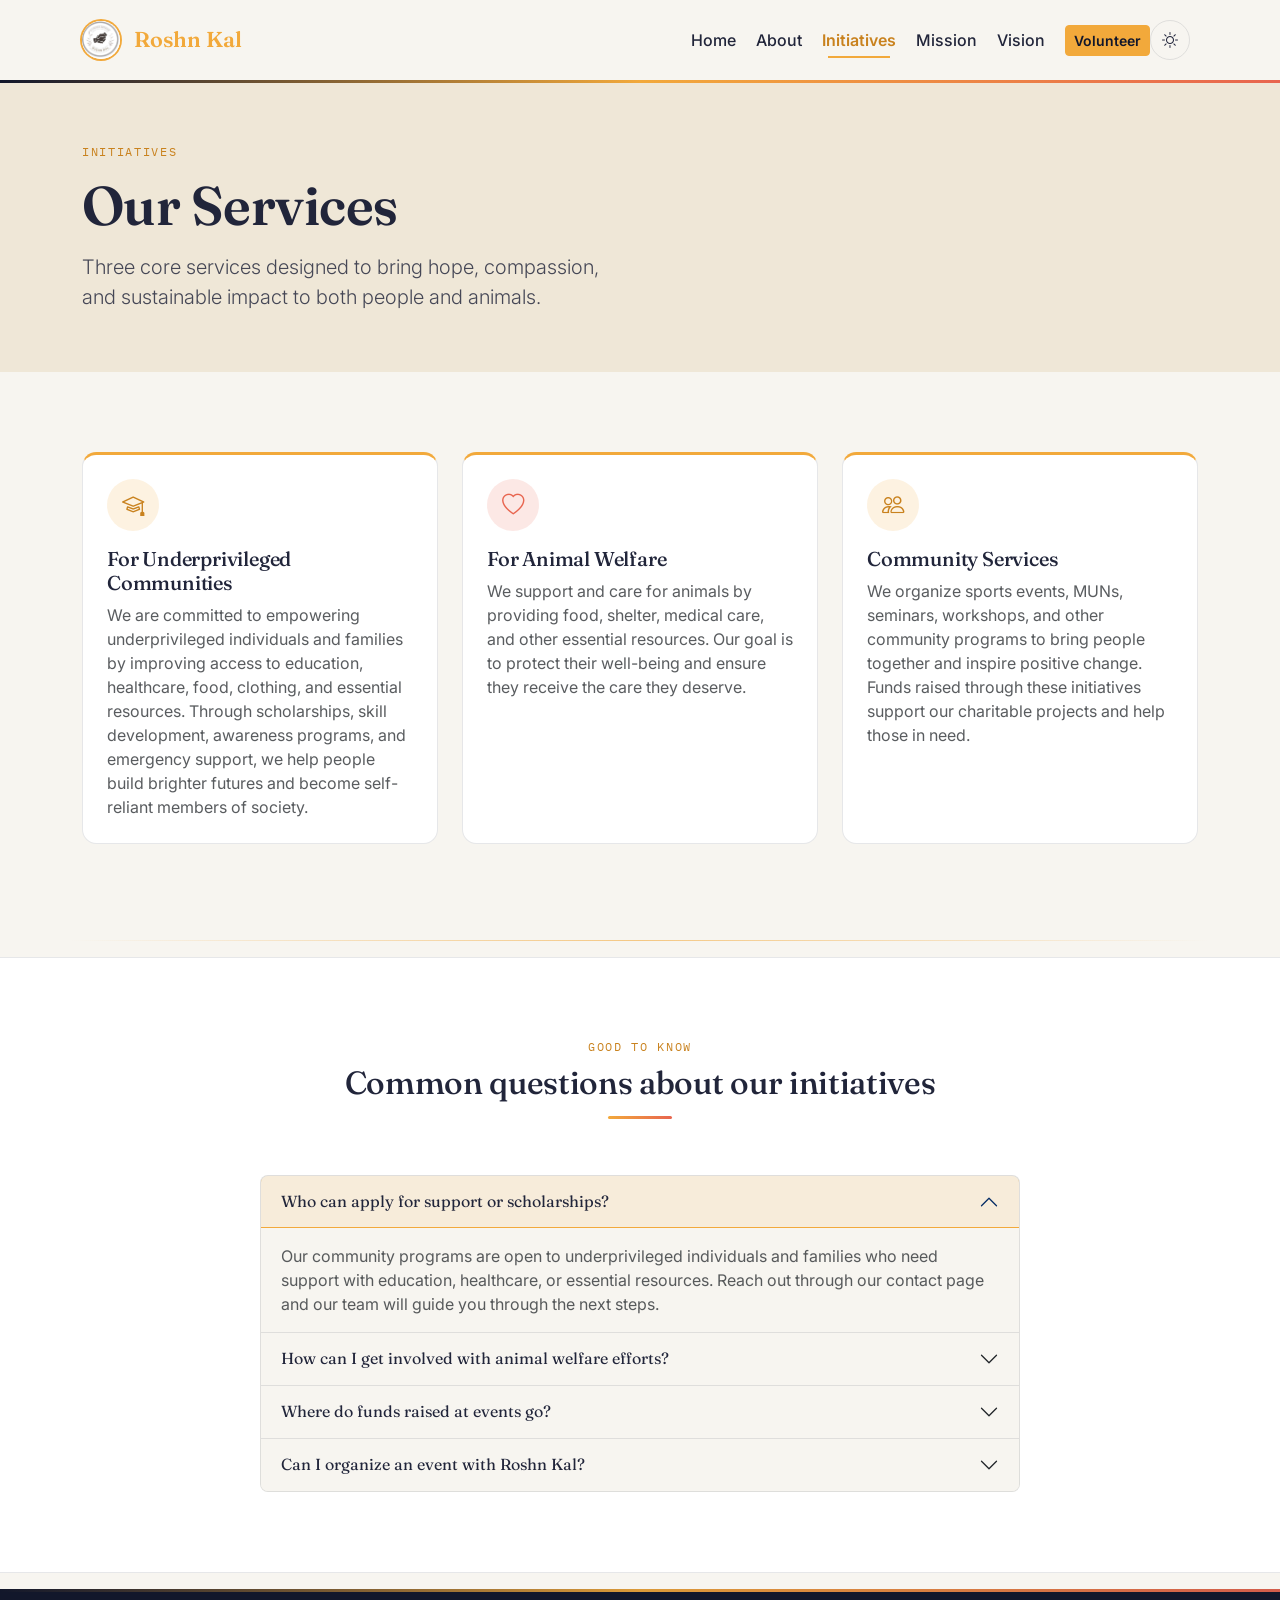
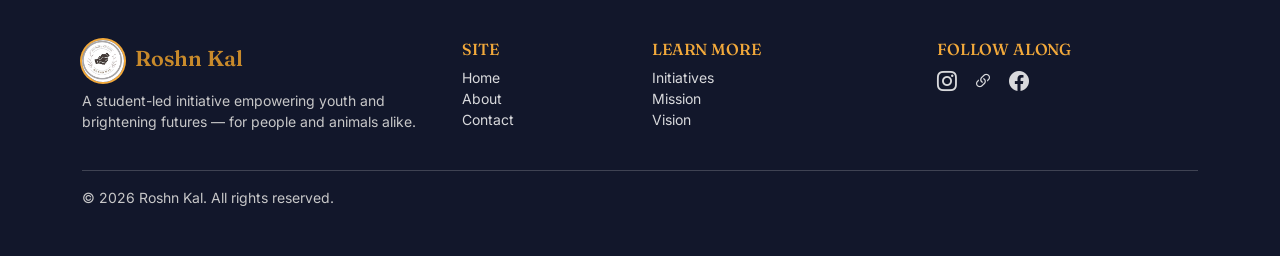
<file: initiatives.html>
<!DOCTYPE html>
<html lang="en" class="no-js">

  <head>
    <meta charset="UTF-8" />
    <meta name="viewport" content="width=device-width, initial-scale=1.0" />
    <meta name="description" content="Roshn Kal | Empowering Youth, Brightening Futures." />
    <title>Initiatives | Roshn Kal</title>

    <link rel="preconnect" href="https://fonts.googleapis.com">
    <link rel="preconnect" href="https://fonts.gstatic.com" crossorigin>
    <link href="https://cdn.jsdelivr.net/npm/bootstrap@5.3.3/dist/css/bootstrap.min.css" rel="stylesheet">
    <link href="https://cdn.jsdelivr.net/npm/bootstrap-icons@1.11.3/font/bootstrap-icons.css" rel="stylesheet">
    <link rel="icon" type="image/jpeg" href="images/logo.jpg">
    <link href="css/style.css?v=1.2" rel="stylesheet">
  </head>

  <body>

    <a class="visually-hidden-focusable position-absolute top-0 start-0 p-2 bg-primary text-dark" href="#main">Skip to main content</a>

    <header>
      <nav class="navbar navbar-expand-lg rk-navbar py-3">
        <div class="container">
          <a class="navbar-brand rk-brand d-flex align-items-center gap-2" href="index.html">
            <img src="images/logo.jpg" alt="Roshn Kal logo" class="rk-logo"> Roshn Kal
          </a>

          <button class="theme-toggle me-2 order-lg-2" type="button" aria-pressed="false" aria-label="Switch to dark mode">
            <i class="bi bi-moon-stars"></i>
            <i class="bi bi-sun"></i>
          </button>

          <button class="navbar-toggler" type="button" data-bs-toggle="offcanvas" data-bs-target="#rkOffcanvas" aria-controls="rkOffcanvas" aria-label="Toggle navigation">
            <span class="navbar-toggler-icon"></span>
          </button>

          <div class="collapse navbar-collapse d-none d-lg-flex">
            <ul class="navbar-nav ms-auto align-items-lg-center gap-lg-1">
              <li class="nav-item"><a class="nav-link" href="index.html">Home</a></li>
              <li class="nav-item"><a class="nav-link" href="about.html">About</a></li>
              <li class="nav-item"><a class="nav-link" href="initiatives.html">Initiatives</a></li>
              <li class="nav-item"><a class="nav-link" href="mission.html">Mission</a></li>
              <li class="nav-item"><a class="nav-link" href="vision.html">Vision</a></li>
              <li class="nav-item ms-lg-2">
                <a class="btn btn-rk-primary btn-sm" href="contact.html">Volunteer</a>
              </li>
            </ul>
          </div>
        </div>
      </nav>
            <div class="offcanvas offcanvas-end d-lg-none" tabindex="-1" id="rkOffcanvas" aria-labelledby="rkOffcanvasLabel" data-bs-theme="light">
            <div class="offcanvas-header">
              <h2 class="offcanvas-title h5 rk-brand" id="rkOffcanvasLabel">Roshn Kal</h2>
              <button type="button" class="btn-close" data-bs-dismiss="offcanvas" aria-label="Close"></button>
            </div>
            <div class="offcanvas-body">
              <ul class="navbar-nav justify-content-end flex-grow-1 gap-2">
                <li class="nav-item"><a class="nav-link" href="index.html">Home</a></li>
                <li class="nav-item"><a class="nav-link" href="about.html">About</a></li>
                <li class="nav-item"><a class="nav-link" href="initiatives.html">Initiatives</a></li>
                <li class="nav-item"><a class="nav-link" href="mission.html">Mission</a></li>
                <li class="nav-item"><a class="nav-link" href="vision.html">Vision</a></li>
                <li class="nav-item"><a class="nav-link" href="contact.html">Contact</a></li>
              </ul>
            </div>
          </div>
    </header>

    <main id="main">

      <section class="rk-hero rk-hero--sm">
        <div class="container position-relative">
          <p class="eyebrow mb-3">Initiatives</p>
          <h1 class="fw-semibold mb-3">Our Services</h1>
          <p class="lead mb-0">Three core services designed to bring hope, compassion, and sustainable impact to both people and animals.</p>
        </div>
      </section>

      <!-- CARDS -->
      <section class="rk-section">
        <div class="container">
          <div class="row g-4">
            <div class="col-md-4 reveal">
              <div class="rk-card p-4">
                <span class="rk-icon mb-3"><i class="bi bi-mortarboard"></i></span>
                <h2 class="h5">For Underprivileged Communities</h2>
                <p class="text-body-secondary mb-0">We are committed to empowering underprivileged individuals and families by improving access to education, healthcare, food, clothing, and essential resources. Through scholarships, skill development, awareness programs, and emergency support, we help people build brighter futures and become self-reliant members of society.</p>
              </div>
            </div>
            <div class="col-md-4 reveal">
              <div class="rk-card rk-card--coral p-4">
                <span class="rk-icon mb-3"><i class="bi bi-heart"></i></span>
                <h2 class="h5">For Animal Welfare</h2>
                <p class="text-body-secondary mb-0">We support and care for animals by providing food, shelter, medical care, and other essential resources. Our goal is to protect their well-being and ensure they receive the care they deserve.</p>
              </div>
            </div>
            <div class="col-md-4 reveal">
              <div class="rk-card p-4">
                <span class="rk-icon mb-3"><i class="bi bi-people"></i></span>
                <h2 class="h5">Community Services</h2>
                <p class="text-body-secondary mb-0">We organize sports events, MUNs, seminars, workshops, and other community programs to bring people together and inspire positive change. Funds raised through these initiatives support our charitable projects and help those in need.</p>
              </div>
            </div>
          </div>
        </div>
      </section>

      <hr class="horizon-divider container">

      <!-- ACCORDION -->
      <section class="rk-section rk-section--alt">
        <div class="container">
          <div class="text-center mb-5 reveal">
            <p class="eyebrow mb-2">Good to know</p>
            <h2 class="dawn-rule center d-inline-block">Common questions about our initiatives</h2>
          </div>

          <div class="accordion reveal mx-auto" id="initiativesAccordion" style="max-width: 760px;">
            <div class="accordion-item">
              <h3 class="accordion-header" id="acc-heading-1">
                <button class="accordion-button" type="button" data-bs-toggle="collapse" data-bs-target="#acc-collapse-1" aria-expanded="true" aria-controls="acc-collapse-1">
                  Who can apply for support or scholarships?
                </button>
              </h3>
              <div id="acc-collapse-1" class="accordion-collapse collapse show" aria-labelledby="acc-heading-1" data-bs-parent="#initiativesAccordion">
                <div class="accordion-body text-body-secondary">
                  Our community programs are open to underprivileged individuals and families who need support with education, healthcare, or essential resources. Reach out through our contact page and our team will guide you through the next steps.
                </div>
              </div>
            </div>
            <div class="accordion-item">
              <h3 class="accordion-header" id="acc-heading-2">
                <button class="accordion-button collapsed" type="button" data-bs-toggle="collapse" data-bs-target="#acc-collapse-2" aria-expanded="false" aria-controls="acc-collapse-2">
                  How can I get involved with animal welfare efforts?
                </button>
              </h3>
              <div id="acc-collapse-2" class="accordion-collapse collapse" aria-labelledby="acc-heading-2" data-bs-parent="#initiativesAccordion">
                <div class="accordion-body text-body-secondary">
                  Volunteers help with feeding drives, shelter support, and medical-care fundraising. Sign up on our contact page and note "animal welfare" in your message.
                </div>
              </div>
            </div>
            <div class="accordion-item">
              <h3 class="accordion-header" id="acc-heading-3">
                <button class="accordion-button collapsed" type="button" data-bs-toggle="collapse" data-bs-target="#acc-collapse-3" aria-expanded="false" aria-controls="acc-collapse-3">
                  Where do funds raised at events go?
                </button>
              </h3>
              <div id="acc-collapse-3" class="accordion-collapse collapse" aria-labelledby="acc-heading-3" data-bs-parent="#initiativesAccordion">
                <div class="accordion-body text-body-secondary">
                  Every rupee raised through our sports events, MUNs, seminars, and workshops goes directly back into our community and animal welfare projects.
                </div>
              </div>
            </div>
            <div class="accordion-item">
              <h3 class="accordion-header" id="acc-heading-4">
                <button class="accordion-button collapsed" type="button" data-bs-toggle="collapse" data-bs-target="#acc-collapse-4" aria-expanded="false" aria-controls="acc-collapse-4">
                  Can I organize an event with Roshn Kal?
                </button>
              </h3>
              <div id="acc-collapse-4" class="accordion-collapse collapse" aria-labelledby="acc-heading-4" data-bs-parent="#initiativesAccordion">
                <div class="accordion-body text-body-secondary">
                  Yes &mdash; we welcome collaboration on seminars, workshops, and community events. Get in touch with your idea and our team will follow up.
                </div>
              </div>
            </div>
          </div>
        </div>
      </section>

    </main>

    <footer class="rk-footer">
      <hr class="dawn-line">
      <div class="container py-5">
        <div class="row g-4">
          <div class="col-lg-4">
            <p class="rk-brand h5 mb-2" style="color:#C88A2B !important;"><img src="images/logo.jpg" alt="Roshn Kal logo" class="rk-logo rk-logo--footer"> Roshn Kal</p>
            <p class="small mb-0">A student-led initiative empowering youth and brightening futures &mdash; for people and animals alike.</p>
          </div>
          <div class="col-6 col-lg-2">
            <h2 class="h6 text-uppercase text-body-tertiary">Site</h2>
            <ul class="list-unstyled small">
              <li><a href="index.html">Home</a></li>
              <li><a href="about.html">About</a></li>
              <li><a href="contact.html">Contact</a></li>
            </ul>
          </div>
          <div class="col-6 col-lg-3">
            <h2 class="h6 text-uppercase text-body-tertiary">Learn more</h2>
            <ul class="list-unstyled small">
              <li><a href="initiatives.html">Initiatives</a></li>
              <li><a href="mission.html">Mission</a></li>
              <li><a href="vision.html">Vision</a></li>
            </ul>
          </div>
          <div class="col-lg-3">
            <h2 class="h6 text-uppercase text-body-tertiary">Follow along</h2>
            <div class="d-flex gap-3 fs-5">
              <a href="https://www.instagram.com/roshn_kal" target="_blank" aria-label="Instagram"><i class="bi bi-instagram"></i></a>
              <a href="https://linktr.ee/roshnkal" target="_blank" aria-label="Linktree"><i class="bi bi-link-45deg"></i></a>
              <a href="https://www.facebook.com/roshn_kal" target="_blank" aria-label="Facebook"><i class="bi bi-facebook"></i></a>
            </div>
          </div>
        </div>
        <hr class="border-secondary-subtle mt-4 mb-3">
        <p class="small mb-0">&copy; 2026 Roshn Kal. All rights reserved.</p>
      </div>
    </footer>

    <script src="https://cdn.jsdelivr.net/npm/bootstrap@5.3.3/dist/js/bootstrap.bundle.min.js"></script>
    <script src="js/script.js" defer></script>
  </body>

</html>
</file>
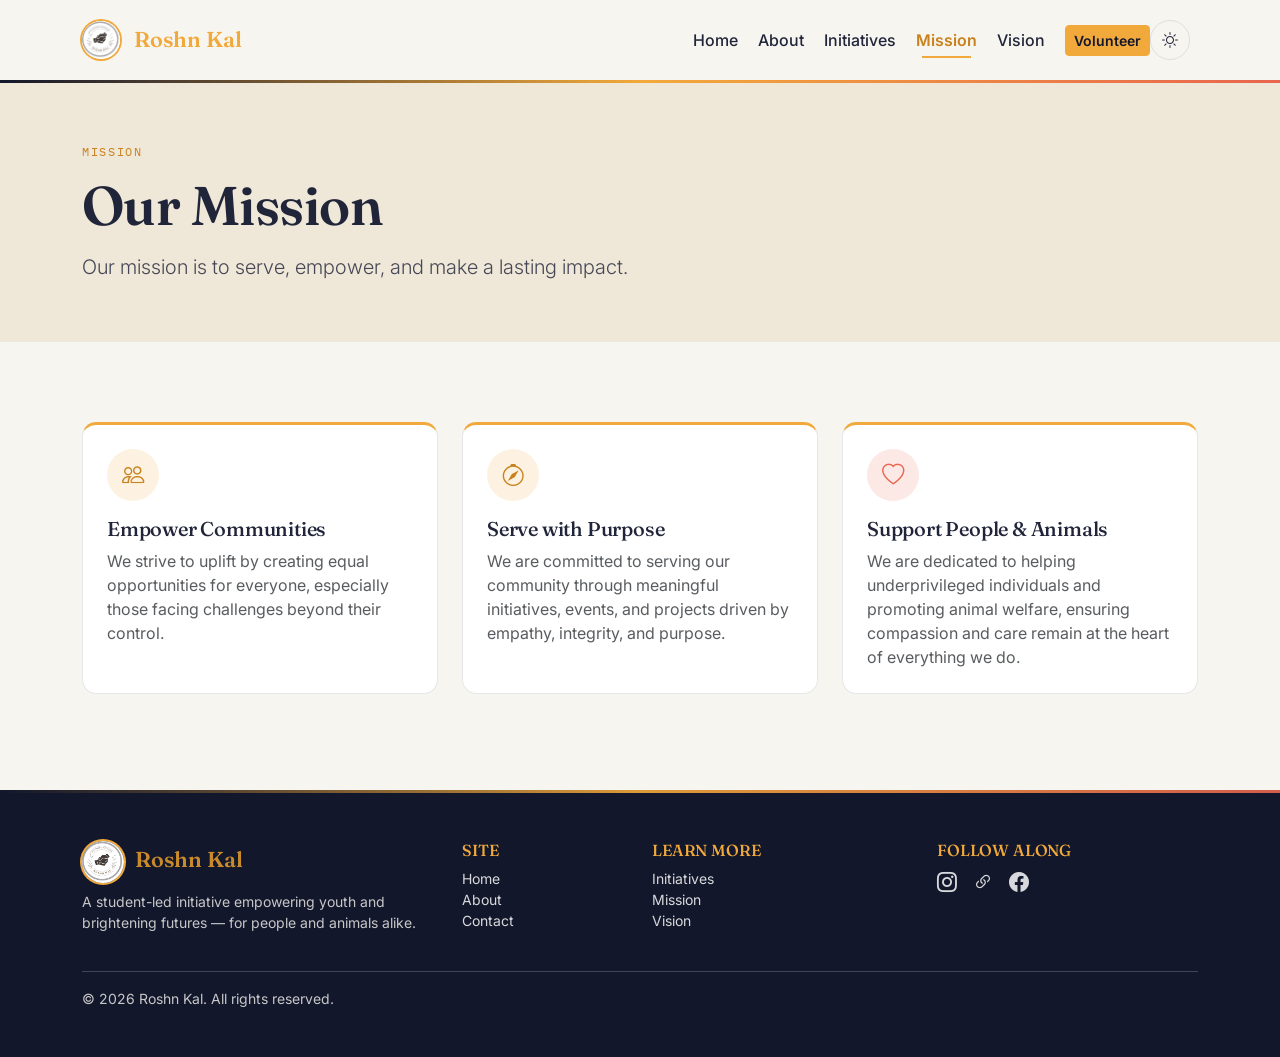
<file: mission.html>
<!DOCTYPE html>
<html lang="en" class="no-js">

  <head>
    <meta charset="UTF-8" />
    <meta name="viewport" content="width=device-width, initial-scale=1.0" />
    <meta name="description" content="Roshn Kal | Empowering Youth, Brightening Futures." />
    <title>Mission | Roshn Kal</title>

    <link rel="preconnect" href="https://fonts.googleapis.com">
    <link rel="preconnect" href="https://fonts.gstatic.com" crossorigin>
    <link href="https://cdn.jsdelivr.net/npm/bootstrap@5.3.3/dist/css/bootstrap.min.css" rel="stylesheet">
    <link href="https://cdn.jsdelivr.net/npm/bootstrap-icons@1.11.3/font/bootstrap-icons.css" rel="stylesheet">
    <link rel="icon" type="image/jpeg" href="images/logo.jpg">
    <link href="css/style.css?v=1.2" rel="stylesheet">
  </head>

  <body>

    <a class="visually-hidden-focusable position-absolute top-0 start-0 p-2 bg-primary text-dark" href="#main">Skip to main content</a>

    <header>
      <nav class="navbar navbar-expand-lg rk-navbar py-3">
        <div class="container">
          <a class="navbar-brand rk-brand d-flex align-items-center gap-2" href="index.html">
            <img src="images/logo.jpg" alt="Roshn Kal logo" class="rk-logo"> Roshn Kal
          </a>

          <button class="theme-toggle me-2 order-lg-2" type="button" aria-pressed="false" aria-label="Switch to dark mode">
            <i class="bi bi-moon-stars"></i>
            <i class="bi bi-sun"></i>
          </button>

          <button class="navbar-toggler" type="button" data-bs-toggle="offcanvas" data-bs-target="#rkOffcanvas" aria-controls="rkOffcanvas" aria-label="Toggle navigation">
            <span class="navbar-toggler-icon"></span>
          </button>

          <div class="collapse navbar-collapse d-none d-lg-flex">
            <ul class="navbar-nav ms-auto align-items-lg-center gap-lg-1">
              <li class="nav-item"><a class="nav-link" href="index.html">Home</a></li>
              <li class="nav-item"><a class="nav-link" href="about.html">About</a></li>
              <li class="nav-item"><a class="nav-link" href="initiatives.html">Initiatives</a></li>
              <li class="nav-item"><a class="nav-link" href="mission.html">Mission</a></li>
              <li class="nav-item"><a class="nav-link" href="vision.html">Vision</a></li>
              <li class="nav-item ms-lg-2">
                <a class="btn btn-rk-primary btn-sm" href="contact.html">Volunteer</a>
              </li>
            </ul>
          </div>
        </div>
      </nav>
  <div class="offcanvas offcanvas-end d-lg-none" tabindex="-1" id="rkOffcanvas" aria-labelledby="rkOffcanvasLabel" data-bs-theme="light">
            <div class="offcanvas-header">
              <h2 class="offcanvas-title h5 rk-brand" id="rkOffcanvasLabel">Roshn Kal</h2>
              <button type="button" class="btn-close" data-bs-dismiss="offcanvas" aria-label="Close"></button>
            </div>
            <div class="offcanvas-body">
              <ul class="navbar-nav justify-content-end flex-grow-1 gap-2">
                <li class="nav-item"><a class="nav-link" href="index.html">Home</a></li>
                <li class="nav-item"><a class="nav-link" href="about.html">About</a></li>
                <li class="nav-item"><a class="nav-link" href="initiatives.html">Initiatives</a></li>
                <li class="nav-item"><a class="nav-link" href="mission.html">Mission</a></li>
                <li class="nav-item"><a class="nav-link" href="vision.html">Vision</a></li>
                <li class="nav-item"><a class="nav-link" href="contact.html">Contact</a></li>
              </ul>
            </div>
          </div>
    </header>

    <main id="main">

      <section class="rk-hero rk-hero--sm">
        <div class="container position-relative">
          <p class="eyebrow mb-3">Mission</p>
          <h1 class="fw-semibold mb-3">Our Mission</h1>
          <p class="lead mb-0">Our mission is to serve, empower, and make a lasting impact.</p>
        </div>
      </section>

      <section class="rk-section">
        <div class="container">
          <div class="row g-4">
            <div class="col-md-4 reveal">
              <div class="rk-card p-4 h-100">
                <span class="rk-icon mb-3"><i class="bi bi-people"></i></span>
                <h2 class="h5">Empower Communities</h2>
                <p class="text-body-secondary mb-0">We strive to uplift by creating equal opportunities for everyone, especially those facing challenges beyond their control.</p>
              </div>
            </div>
            <div class="col-md-4 reveal">
              <div class="rk-card p-4 h-100">
                <span class="rk-icon mb-3"><i class="bi bi-compass"></i></span>
                <h2 class="h5">Serve with Purpose</h2>
                <p class="text-body-secondary mb-0">We are committed to serving our community through meaningful initiatives, events, and projects driven by empathy, integrity, and purpose.</p>
              </div>
            </div>
            <div class="col-md-4 reveal">
              <div class="rk-card rk-card--coral p-4 h-100">
                <span class="rk-icon mb-3"><i class="bi bi-heart"></i></span>
                <h2 class="h5">Support People &amp; Animals</h2>
                <p class="text-body-secondary mb-0">We are dedicated to helping underprivileged individuals and promoting animal welfare, ensuring compassion and care remain at the heart of everything we do.</p>
              </div>
            </div>
          </div>
        </div>
      </section>

    </main>

    <footer class="rk-footer">
      <hr class="dawn-line">
      <div class="container py-5">
        <div class="row g-4">
          <div class="col-lg-4">
            <p class="rk-brand h5 mb-2" style="color:#c88a2b !important;"><img src="images/logo.jpg" alt="Roshn Kal logo" class="rk-logo rk-logo--footer"> Roshn Kal</p>
            <p class="small mb-0">A student-led initiative empowering youth and brightening futures &mdash; for people and animals alike.</p>
          </div>
          <div class="col-6 col-lg-2">
            <h2 class="h6 text-uppercase text-body-tertiary">Site</h2>
            <ul class="list-unstyled small">
              <li><a href="index.html">Home</a></li>
              <li><a href="about.html">About</a></li>
              <li><a href="contact.html">Contact</a></li>
            </ul>
          </div>
          <div class="col-6 col-lg-3">
            <h2 class="h6 text-uppercase text-body-tertiary">Learn more</h2>
            <ul class="list-unstyled small">
              <li><a href="initiatives.html">Initiatives</a></li>
              <li><a href="mission.html">Mission</a></li>
              <li><a href="vision.html">Vision</a></li>
            </ul>
          </div>
          <div class="col-lg-3">
            <h2 class="h6 text-uppercase text-body-tertiary">Follow along</h2>
            <div class="d-flex gap-3 fs-5">
              <a href="https://www.instagram.com/roshn_kal" target="_blank" aria-label="Instagram"><i class="bi bi-instagram"></i></a>
              <a href="https://linktr.ee/roshnkal" target="_blank" aria-label="Linktree"><i class="bi bi-link-45deg"></i></a>
              <a href="https://www.facebook.com/roshn_kal" target="_blank" aria-label="Facebook"><i class="bi bi-facebook"></i></a>   
            </div>
          </div>
        </div>
        <hr class="border-secondary-subtle mt-4 mb-3">
        <p class="small mb-0">&copy; 2026 Roshn Kal. All rights reserved.</p>
      </div>
    </footer>

    <script src="https://cdn.jsdelivr.net/npm/bootstrap@5.3.3/dist/js/bootstrap.bundle.min.js"></script>
    <script src="js/script.js" defer></script>
  </body>

</html>
</file>
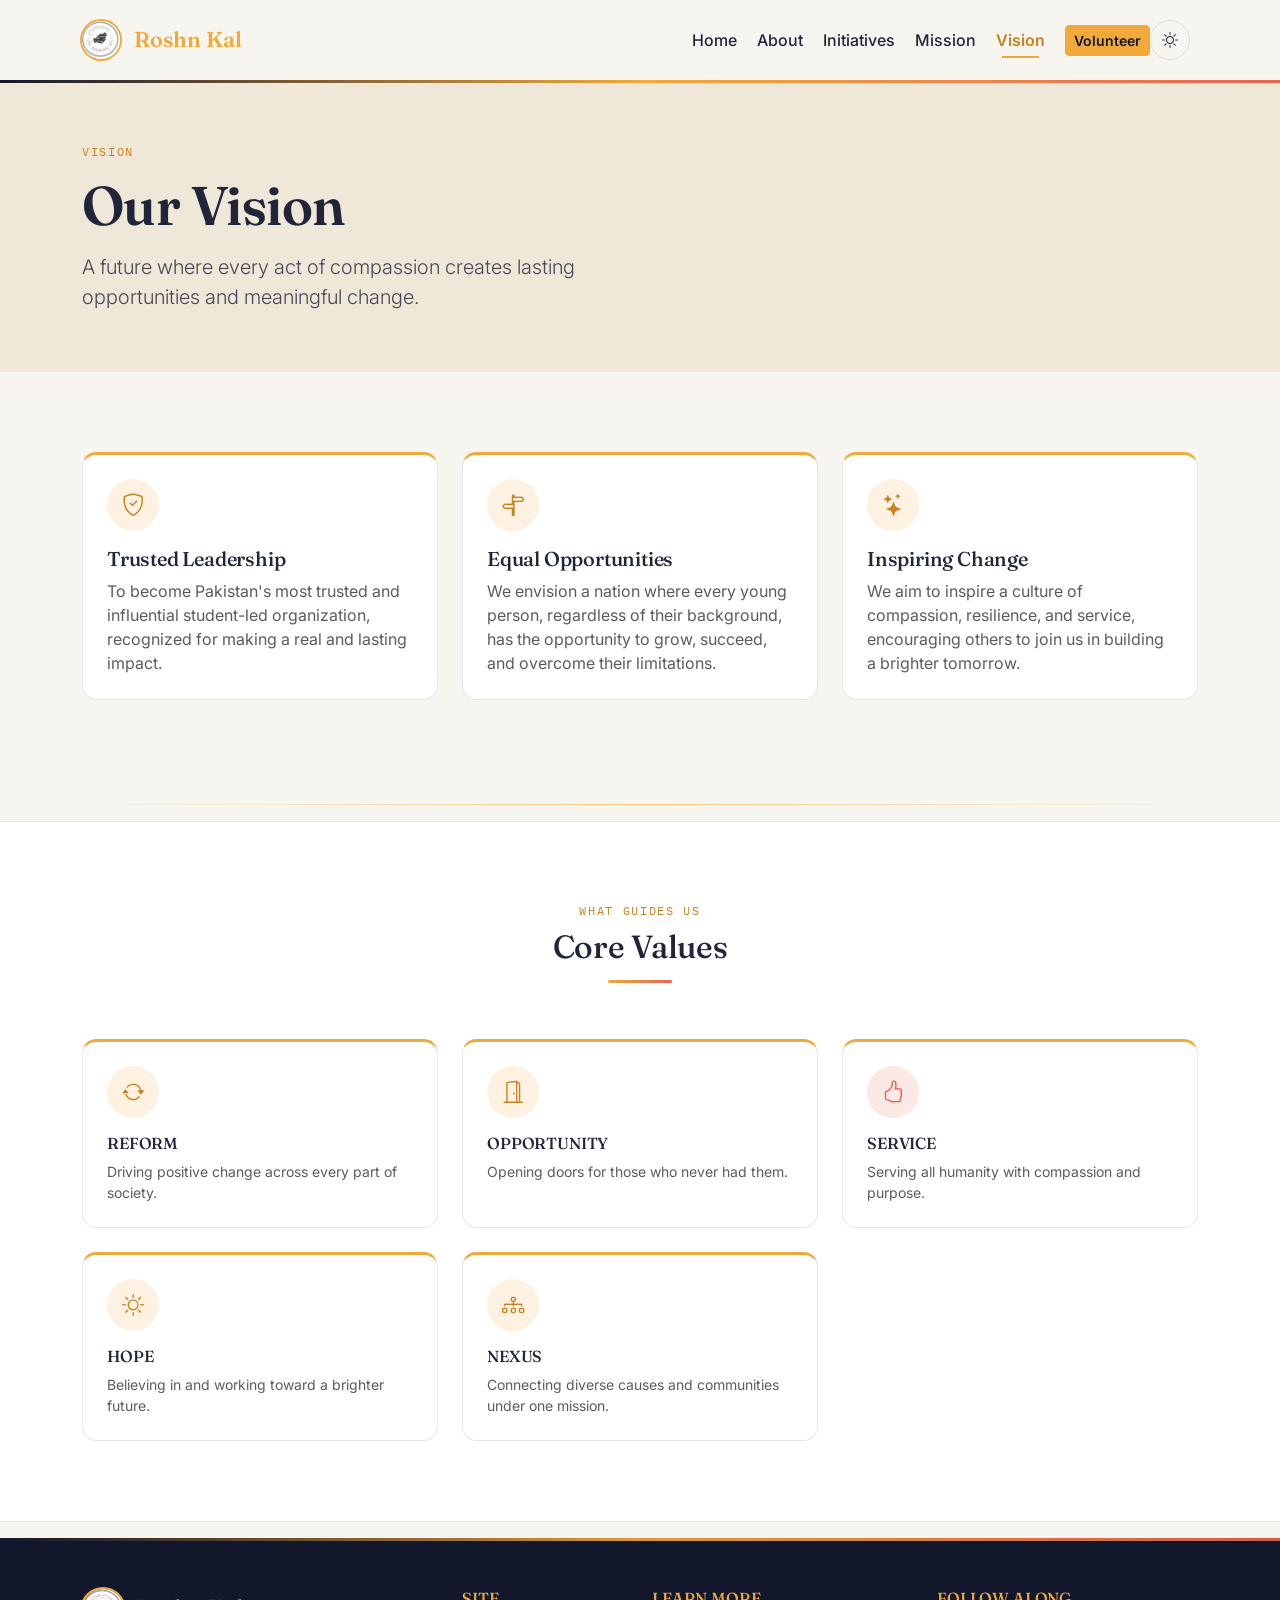
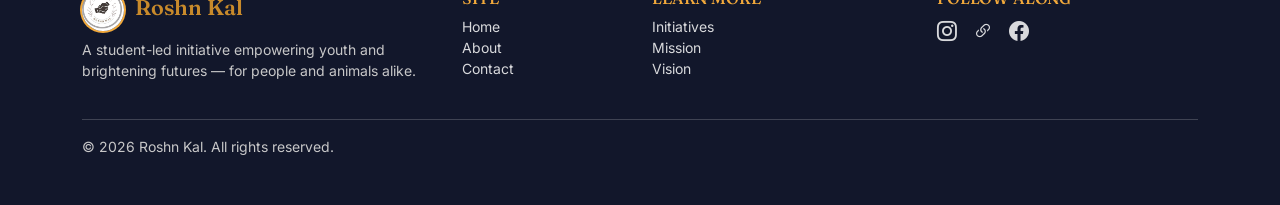
<file: vision.html>
<!DOCTYPE html>
<html lang="en" class="no-js">

  <head>
    <meta charset="UTF-8" />
    <meta name="viewport" content="width=device-width, initial-scale=1.0" />
    <meta name="description" content="Roshn Kal | Empowering Youth, Brightening Futures." />
    <title>Vision | Roshn Kal</title>

    <link rel="preconnect" href="https://fonts.googleapis.com">
    <link rel="preconnect" href="https://fonts.gstatic.com" crossorigin>
    <link href="https://cdn.jsdelivr.net/npm/bootstrap@5.3.3/dist/css/bootstrap.min.css" rel="stylesheet">
    <link href="https://cdn.jsdelivr.net/npm/bootstrap-icons@1.11.3/font/bootstrap-icons.css" rel="stylesheet">
    <link rel="icon" type="image/jpeg" href="images/logo.jpg">
    <link href="css/style.css?v=1.2" rel="stylesheet">
  </head>

  <body>

    <a class="visually-hidden-focusable position-absolute top-0 start-0 p-2 bg-primary text-dark" href="#main">Skip to main content</a>

    <header>
      <nav class="navbar navbar-expand-lg rk-navbar py-3">
        <div class="container">
          <a class="navbar-brand rk-brand d-flex align-items-center gap-2" href="index.html">
            <img src="images/logo.jpg" alt="Roshn Kal logo" class="rk-logo"> Roshn Kal
          </a>

          <button class="theme-toggle me-2 order-lg-2" type="button" aria-pressed="false" aria-label="Switch to dark mode">
            <i class="bi bi-moon-stars"></i>
            <i class="bi bi-sun"></i>
          </button>

          <button class="navbar-toggler" type="button" data-bs-toggle="offcanvas" data-bs-target="#rkOffcanvas" aria-controls="rkOffcanvas" aria-label="Toggle navigation">
            <span class="navbar-toggler-icon"></span>
          </button>

          <div class="collapse navbar-collapse d-none d-lg-flex">
            <ul class="navbar-nav ms-auto align-items-lg-center gap-lg-1">
              <li class="nav-item"><a class="nav-link" href="index.html">Home</a></li>
              <li class="nav-item"><a class="nav-link" href="about.html">About</a></li>
              <li class="nav-item"><a class="nav-link" href="initiatives.html">Initiatives</a></li>
              <li class="nav-item"><a class="nav-link" href="mission.html">Mission</a></li>
              <li class="nav-item"><a class="nav-link" href="vision.html">Vision</a></li>
              <li class="nav-item ms-lg-2">
                <a class="btn btn-rk-primary btn-sm" href="contact.html">Volunteer</a>
              </li>
            </ul>
          </div>
        </div>
      </nav>
            <div class="offcanvas offcanvas-end d-lg-none" tabindex="-1" id="rkOffcanvas" aria-labelledby="rkOffcanvasLabel" data-bs-theme="light">
            <div class="offcanvas-header">
              <h2 class="offcanvas-title h5 rk-brand" id="rkOffcanvasLabel">Roshn Kal</h2>
              <button type="button" class="btn-close" data-bs-dismiss="offcanvas" aria-label="Close"></button>
            </div>
            <div class="offcanvas-body">
              <ul class="navbar-nav justify-content-end flex-grow-1 gap-2">
                <li class="nav-item"><a class="nav-link" href="index.html">Home</a></li>
                <li class="nav-item"><a class="nav-link" href="about.html">About</a></li>
                <li class="nav-item"><a class="nav-link" href="initiatives.html">Initiatives</a></li>
                <li class="nav-item"><a class="nav-link" href="mission.html">Mission</a></li>
                <li class="nav-item"><a class="nav-link" href="vision.html">Vision</a></li>
                <li class="nav-item"><a class="nav-link" href="contact.html">Contact</a></li>
              </ul>
            </div>
          </div>
    </header>

    <main id="main">

      <section class="rk-hero rk-hero--sm">
        <div class="container position-relative">
          <p class="eyebrow mb-3">Vision</p>
          <h1 class="fw-semibold mb-3">Our Vision</h1>
          <p class="lead mb-0">A future where every act of compassion creates lasting opportunities and meaningful change.</p>
        </div>
      </section>

      <section class="rk-section">
        <div class="container">
          <div class="row g-4 mb-2">
            <div class="col-md-4 reveal">
              <div class="rk-card p-4 h-100">
                <span class="rk-icon mb-3"><i class="bi bi-shield-check"></i></span>
                <h2 class="h5">Trusted Leadership</h2>
                <p class="text-body-secondary mb-0">To become Pakistan's most trusted and influential student-led organization, recognized for making a real and lasting impact.</p>
              </div>
            </div>
            <div class="col-md-4 reveal">
              <div class="rk-card p-4 h-100">
                <span class="rk-icon mb-3"><i class="bi bi-signpost-split"></i></span>
                <h2 class="h5">Equal Opportunities</h2>
                <p class="text-body-secondary mb-0">We envision a nation where every young person, regardless of their background, has the opportunity to grow, succeed, and overcome their limitations.</p>
              </div>
            </div>
            <div class="col-md-4 reveal">
              <div class="rk-card p-4 h-100">
                <span class="rk-icon mb-3"><i class="bi bi-stars"></i></span>
                <h2 class="h5">Inspiring Change</h2>
                <p class="text-body-secondary mb-0">We aim to inspire a culture of compassion, resilience, and service, encouraging others to join us in building a brighter tomorrow.</p>
              </div>
            </div>
          </div>
        </div>
      </section>

      <hr class="horizon-divider container">

      <!-- CORE VALUES -->
      <section class="rk-section rk-section--alt">
        <div class="container">
          <div class="text-center mb-5 reveal">
            <p class="eyebrow mb-2">What guides us</p>
            <h2 class="dawn-rule center d-inline-block">Core Values</h2>
          </div>

          <div class="row g-4">
            <div class="col-sm-6 col-lg-4 reveal">
              <div class="rk-card p-4 h-100">
                <span class="rk-icon mb-3"><i class="bi bi-arrow-repeat"></i></span>
                <h3 class="h6 text-uppercase mb-2">Reform</h3>
                <p class="text-body-secondary mb-0 small">Driving positive change across every part of society.</p>
              </div>
            </div>
            <div class="col-sm-6 col-lg-4 reveal">
              <div class="rk-card p-4 h-100">
                <span class="rk-icon mb-3"><i class="bi bi-door-open"></i></span>
                <h3 class="h6 text-uppercase mb-2">Opportunity</h3>
                <p class="text-body-secondary mb-0 small">Opening doors for those who never had them.</p>
              </div>
            </div>
            <div class="col-sm-6 col-lg-4 reveal">
              <div class="rk-card rk-card--coral p-4 h-100">
                <span class="rk-icon mb-3"><i class="bi bi-hand-thumbs-up"></i></span>
                <h3 class="h6 text-uppercase mb-2">Service</h3>
                <p class="text-body-secondary mb-0 small">Serving all humanity with compassion and purpose.</p>
              </div>
            </div>
            <div class="col-sm-6 col-lg-4 reveal">
              <div class="rk-card p-4 h-100">
                <span class="rk-icon mb-3"><i class="bi bi-brightness-high"></i></span>
                <h3 class="h6 text-uppercase mb-2">Hope</h3>
                <p class="text-body-secondary mb-0 small">Believing in and working toward a brighter future.</p>
              </div>
            </div>
            <div class="col-sm-6 col-lg-4 reveal">
              <div class="rk-card p-4 h-100">
                <span class="rk-icon mb-3"><i class="bi bi-diagram-3"></i></span>
                <h3 class="h6 text-uppercase mb-2">Nexus</h3>
                <p class="text-body-secondary mb-0 small">Connecting diverse causes and communities under one mission.</p>
              </div>
            </div>
          </div>
        </div>
      </section>

    </main>

    <footer class="rk-footer">
      <hr class="dawn-line">
      <div class="container py-5">
        <div class="row g-4">
          <div class="col-lg-4">
            <p class="rk-brand h5 mb-2" style="color:#c88a2b !important;"><img src="images/logo.jpg" alt="Roshn Kal logo" class="rk-logo rk-logo--footer"> Roshn Kal</p>
            <p class="small mb-0">A student-led initiative empowering youth and brightening futures &mdash; for people and animals alike.</p>
          </div>
          <div class="col-6 col-lg-2">
            <h2 class="h6 text-uppercase text-body-tertiary">Site</h2>
            <ul class="list-unstyled small">
              <li><a href="index.html">Home</a></li>
              <li><a href="about.html">About</a></li>
              <li><a href="contact.html">Contact</a></li>
            </ul>
          </div>
          <div class="col-6 col-lg-3">
            <h2 class="h6 text-uppercase text-body-tertiary">Learn more</h2>
            <ul class="list-unstyled small">
              <li><a href="initiatives.html">Initiatives</a></li>
              <li><a href="mission.html">Mission</a></li>
              <li><a href="vision.html">Vision</a></li>
            </ul>
          </div>
          <div class="col-lg-3">
            <h2 class="h6 text-uppercase text-body-tertiary">Follow along</h2>
            <div class="d-flex gap-3 fs-5">
              <a href="https://www.instagram.com/roshn_kal" target="_blank" aria-label="Instagram"><i class="bi bi-instagram"></i></a>
              <a href="https://linktr.ee/roshnkal" target="_blank" aria-label="Linktree"><i class="bi bi-link-45deg"></i></a>
              <a href="https://www.facebook.com/roshn_kal" target="_blank" aria-label="Facebook"><i class="bi bi-facebook"></i></a>   
            </div>
          </div>
        </div>
        <hr class="border-secondary-subtle mt-4 mb-3">
        <p class="small mb-0">&copy; 2026 Roshn Kal. All rights reserved.</p>
      </div>
    </footer>

    <script src="https://cdn.jsdelivr.net/npm/bootstrap@5.3.3/dist/js/bootstrap.bundle.min.js"></script>
    <script src="js/script.js" defer></script>
  </body>

</html>
</file>
<file: css/style.css>
/* ============================================================
   Roshn Kal — Custom Theme
   Design concept: "the dawn line" — Roshn (bright) + Kal (tomorrow).
   A thin gold horizon arc recurs across the nav, hero, and card tops
   as the one signature motif; everything else stays quiet and disciplined.
   ============================================================ */

@import url('https://fonts.googleapis.com/css2?family=Fraunces:opsz,wght@9..144,400;9..144,500;9..144,600;9..144,700&family=Inter:wght@400;500;600;700&family=IBM+Plex+Mono:wght@500&display=swap');

:root {
  /* ---- Roshn Kal design tokens ---- */
  --rk-gold: #f2a93b;
  --rk-gold-dark: #c9821e;
  --rk-navy: #12172b;
  --rk-navy-2: #1b2140;
  --rk-cream: #f7f5f0;
  --rk-surface: #ffffff;
  --rk-coral: #e8654f;
  --rk-ink: #21253a;
  --rk-ink-soft: #5b5f76;
  --rk-border: rgba(18, 23, 43, 0.1);
  --rk-hero-bg: #efe7d7;
  --rk-hero-color: var(--rk-ink);

  --rk-font-display: "Fraunces", Georgia, serif;
  --rk-font-body: "Inter", system-ui, -apple-system, sans-serif;
  --rk-font-mono: "IBM Plex Mono", monospace;

  /* ---- Bootstrap variable overrides (light) ---- */
  --bs-body-font-family: var(--rk-font-body);
  --bs-body-bg: var(--rk-cream);
  --bs-body-color: var(--rk-ink);
  --bs-primary: var(--rk-gold);
  --bs-primary-rgb: 242, 169, 59;
  --bs-secondary: var(--rk-navy);
  --bs-secondary-rgb: 18, 23, 43;
  --bs-link-color: var(--rk-navy);
  --bs-link-hover-color: var(--rk-gold-dark);
  --bs-border-radius: 0.5rem;
  --bs-border-radius-lg: 0.9rem;
  --bs-border-color: var(--rk-border);
}

[data-bs-theme="dark"] {
  --bs-body-bg: var(--rk-navy);
  --bs-body-color: #ece9e1;
  --bs-secondary-bg: var(--rk-navy-2);
  --bs-tertiary-bg: var(--rk-navy-2);
  --bs-border-color: rgba(247, 245, 240, 0.12);
  --bs-link-color: var(--rk-gold);
  --bs-link-hover-color: #ffcf85;
  --rk-surface: var(--rk-navy-2);
  --rk-ink: #ece9e1;
  --rk-ink-soft: #b7b9c9;
  --rk-hero-bg: var(--rk-navy);
  --rk-hero-color: #f7f5f0;
}

/* ============================================================
   Base
   ============================================================ */
html {
  scroll-behavior: smooth;
  scroll-padding-top: 90px;
}

body {
  transition: background-color 0.3s ease, color 0.3s ease;
}

h1, h2, h3, h4, .display-font {
  font-family: var(--rk-font-display);
  letter-spacing: -0.01em;
}

.eyebrow {
  font-family: var(--rk-font-mono);
  font-size: 0.75rem;
  letter-spacing: 0.14em;
  text-transform: uppercase;
  color: var(--rk-gold-dark);
}
[data-bs-theme="dark"] .eyebrow {
  color: var(--rk-gold);
}

a {
  text-decoration: none;
}

::selection {
  background: var(--rk-gold);
  color: var(--rk-navy);
}

/* Visible keyboard focus everywhere (accessibility / Lighthouse) */
a:focus-visible,
button:focus-visible,
input:focus-visible,
textarea:focus-visible,
.nav-link:focus-visible {
  outline: 3px solid var(--rk-gold);
  outline-offset: 2px;
}

@media (prefers-reduced-motion: reduce) {
  html { scroll-behavior: auto; }
  *, *::before, *::after {
    animation-duration: 0.01ms !important;
    animation-iteration-count: 1 !important;
    transition-duration: 0.01ms !important;
  }
}

/* ============================================================
   Signature motif: the dawn arc
   ============================================================ */
.dawn-line {
  height: 3px;
  border: 0;
  background: linear-gradient(90deg, var(--rk-navy) 0%, var(--rk-gold) 50%, var(--rk-coral) 100%);
  opacity: 0.9;
}

.dawn-rule {
  position: relative;
}
.dawn-rule::after {
  content: "";
  display: block;
  width: 64px;
  height: 3px;
  margin-top: 0.85rem;
  border-radius: 3px;
  background: linear-gradient(90deg, var(--rk-gold), var(--rk-coral));
}
.dawn-rule.center::after {
  margin-left: auto;
  margin-right: auto;
}

/* ============================================================
   Navbar (sticky + offcanvas)
   ============================================================ */
.rk-navbar {
  position: sticky;
  top: 0;
  z-index: 1030;
  background: color-mix(in srgb, var(--rk-cream) 92%, transparent);
  backdrop-filter: blur(10px);
  border-bottom: 3px solid transparent;
  border-image: linear-gradient(90deg, var(--rk-navy), var(--rk-gold), var(--rk-coral)) 1;
  transition: background-color 0.3s ease;
}
[data-bs-theme="dark"] .rk-navbar {
  background: color-mix(in srgb, var(--rk-navy) 88%, transparent);
}

.rk-brand {
  font-family: var(--rk-font-display);
  font-weight: 600;
  font-size: 1.35rem;
  color: var(--rk-ink) !important;
}
.rk-brand .bi {
  color: var(--rk-gold);
}

.rk-logo {
  width: 38px;
  height: 38px;
  border-radius: 50%;
  object-fit: cover;
  vertical-align: middle;
  margin-right: 0.35rem;
  box-shadow: 0 0 0 2px var(--rk-gold);
}
.rk-logo--footer {
  width: 42px;
  height: 42px;
}

.rk-navbar .nav-link {
  font-weight: 500;
  color: var(--rk-ink) !important;
  position: relative;
  padding-inline: 0.85rem;
}
.rk-navbar .nav-link::after {
  content: "";
  position: absolute;
  left: 0.85rem;
  right: 0.85rem;
  bottom: 0.15rem;
  height: 2px;
  background: var(--rk-gold);
  transform: scaleX(0);
  transform-origin: left;
  transition: transform 0.25s ease;
}
.rk-navbar .nav-link:hover::after,
.rk-navbar .nav-link.active::after {
  transform: scaleX(1);
}
.rk-navbar .nav-link.active {
  color: var(--rk-gold-dark) !important;
  font-weight: 600;
}

.theme-toggle {
  border: 1px solid var(--rk-border);
  background: transparent;
  color: var(--rk-ink);
  width: 40px;
  height: 40px;
  border-radius: 50%;
  display: inline-flex;
  align-items: center;
  justify-content: center;
  transition: transform 0.2s ease, background-color 0.2s ease;
}
.theme-toggle:hover {
  background: var(--rk-gold);
  color: var(--rk-navy);
  transform: rotate(20deg);
}
.theme-toggle .bi-moon-stars { display: none; }
[data-bs-theme="dark"] .theme-toggle .bi-sun { display: none; }
[data-bs-theme="dark"] .theme-toggle .bi-moon-stars { display: inline-block; }

/* ============================================================
   Hero
   ============================================================ */
.rk-hero {
  position: relative;
  overflow: hidden;
  background: var(--rk-hero-bg);
  color: var(--rk-hero-color);
  padding-block: clamp(3.5rem, 8vw, 6.5rem);
  transition: background-color 0.3s ease, color 0.3s ease;
}
.rk-hero h1 {
  font-size: clamp(2.1rem, 5vw, 3.4rem);
  line-height: 1.08;
}
.rk-hero p.lead {
  color: var(--rk-hero-color);
  opacity: 0.82;
  max-width: 46ch;
}

/* small hero used on inner pages */
.rk-hero.rk-hero--sm {
  padding-block: clamp(2.5rem, 6vw, 3.75rem);
}

/* ============================================================
   Cards
   ============================================================ */
.rk-card {
  background: var(--rk-surface);
  border: 1px solid var(--bs-border-color);
  border-top: 3px solid var(--rk-gold);
  border-radius: var(--bs-border-radius-lg);
  transition: transform 0.25s ease, box-shadow 0.25s ease;
  height: 100%;
}
.rk-card:hover {
  transform: translateY(-6px);
  box-shadow: 0 1.25rem 2.5rem -1.25rem rgba(18, 23, 43, 0.35);
}
.rk-card .rk-icon {
  width: 52px;
  height: 52px;
  border-radius: 50%;
  display: inline-flex;
  align-items: center;
  justify-content: center;
  background: rgba(242, 169, 59, 0.15);
  color: var(--rk-gold-dark);
  font-size: 1.4rem;
}
[data-bs-theme="dark"] .rk-card .rk-icon {
  color: var(--rk-gold);
}
.rk-card.rk-card--coral .rk-icon {
  background: rgba(232, 101, 79, 0.15);
  color: var(--rk-coral);
}

/* Team cards */
.rk-team-card {
  background: var(--rk-surface);
  border: 1px solid var(--bs-border-color);
  border-radius: var(--bs-border-radius-lg);
  padding: 1.25rem;
  text-align: center;
  transition: transform 0.2s ease;
}
.rk-team-card:hover { transform: translateY(-4px); }
.rk-avatar {
  width: 64px;
  height: 64px;
  margin-inline: auto;
  border-radius: 50%;
  display: flex;
  align-items: center;
  justify-content: center;
  font-family: var(--rk-font-display);
  font-weight: 600;
  color: var(--rk-navy);
  background: linear-gradient(135deg, var(--rk-gold), #ffd48a);
  margin-bottom: 0.75rem;
}

/* ============================================================
   Buttons
   ============================================================ */
.btn-rk-primary {
  --bs-btn-color: var(--rk-navy);
  --bs-btn-bg: var(--rk-gold);
  --bs-btn-border-color: var(--rk-gold);
  --bs-btn-hover-bg: var(--rk-gold-dark);
  --bs-btn-hover-border-color: var(--rk-gold-dark);
  --bs-btn-hover-color: #fff;
  --bs-btn-active-bg: var(--rk-gold-dark);
  font-weight: 600;
}
.btn-rk-outline {
  --bs-btn-color: var(--rk-hero-color);
  --bs-btn-border-color: var(--rk-hero-color);
  --bs-btn-hover-bg: var(--rk-hero-color);
  --bs-btn-hover-color: var(--rk-hero-bg);
  --bs-btn-hover-border-color: var(--rk-hero-color);
  font-weight: 600;
}

/* ============================================================
   Sections / footer
   ============================================================ */
.rk-section { padding-block: clamp(3rem, 7vw, 5rem); }
.rk-section--alt {
  background: var(--rk-surface);
  border-block: 1px solid var(--bs-border-color);
}

.rk-footer {
  background: var(--rk-navy);
  color: rgba(231, 230, 228, 0.85);
}
.rk-footer a { color: rgba(251, 251, 251, 0.85); }
.rk-footer a:hover { color: var(--rk-gold); }
.rk-footer .dawn-line { margin-bottom: 0; }
.rk-footer h2 {
  color: var(--rk-gold) !important;
}

/* ============================================================
   Table
   ============================================================ */
.rk-table thead {
  font-family: var(--rk-font-mono);
  font-size: 0.72rem;
  letter-spacing: 0.08em;
  text-transform: uppercase;
  color: var(--rk-ink-soft);
}
.rk-table tbody tr {
  border-top: 1px solid var(--bs-border-color);
}

/* ============================================================
   Accordion / Carousel / Modal fine-tuning
   ============================================================ */
.accordion-button:not(.collapsed) {
  background-color: rgba(242, 169, 59, 0.12);
  color: var(--rk-ink);
  box-shadow: inset 0 -1px 0 var(--rk-gold);
}
.accordion-button:focus { box-shadow: 0 0 0 3px rgba(242, 169, 59, 0.35); }

.carousel .card { border: none; }
.carousel-indicators [data-bs-target] { background-color: var(--rk-gold); }
.carousel-control-prev-icon,
.carousel-control-next-icon {
  filter: invert(1) grayscale(100);
  background-color: rgba(18, 23, 43, 0.55);
  border-radius: 50%;
  padding: 1.1rem;
}

/* ============================================================
   Scroll-reveal animation (progressively enhanced via JS) */
.reveal {
  opacity: 0;
  transform: translateY(18px);
  transition: opacity 0.6s ease, transform 0.6s ease;
}
.reveal.is-visible {
  opacity: 1;
  transform: translateY(0);
}
/* if JS never runs (e.g. disabled), content must stay visible */
.no-js .reveal { opacity: 1; transform: none; }

/* ============================================================
   Utility: horizon divider between sections
   ============================================================ */
.horizon-divider {
  height: 1px;
  background: linear-gradient(90deg, transparent, var(--rk-gold), transparent);
  border: 0;
  opacity: 0.6;
}

/* ============================================================
   Responsive fixes
   ============================================================ */
@media (max-width: 575.98px) {
  .rk-hero { padding-block: 3rem; }
  .display-1, .display-2 { font-size: 2.2rem; }
}
/* ==========================================================================
   Mobile Responsive Fixes (Added to bottom of file)
   ========================================================================== */
@media (max-width: 991px) {
  /* 1. Fixes the transparent dropdown screen by forcing a solid background */
  .offcanvas {
    background-color: var(--rk-cream) !important; 
  }
  
  /* Automatically switches background if dark mode is active */
  [data-bs-theme="dark"] .offcanvas {
    background-color: var(--rk-navy) !important;
  }

  /* 2. Fixes invisible menu links on mobile */
  .offcanvas .nav-link {
    color: var(--rk-ink) !important;
  }
  
  [data-bs-theme="dark"] .offcanvas .nav-link {
    color: var(--rk-cream) !important;
  }

  /* 3. Fixes the tiny, faded "Roshan Kal" brand heading on mobile */
  .offcanvas-header .rk-brand {
    font-size: 1.6rem !important; 
    opacity: 1 !important;        
    color: var(--rk-ink) !important;
  }

  [data-bs-theme="dark"] .offcanvas-header .rk-brand {
    color: var(--rk-cream) !important;
  }
}
/* Add this right at the bottom below line 456 */
.rk-brand {
    color: var(--rk-gold) !important;
}
</file>
